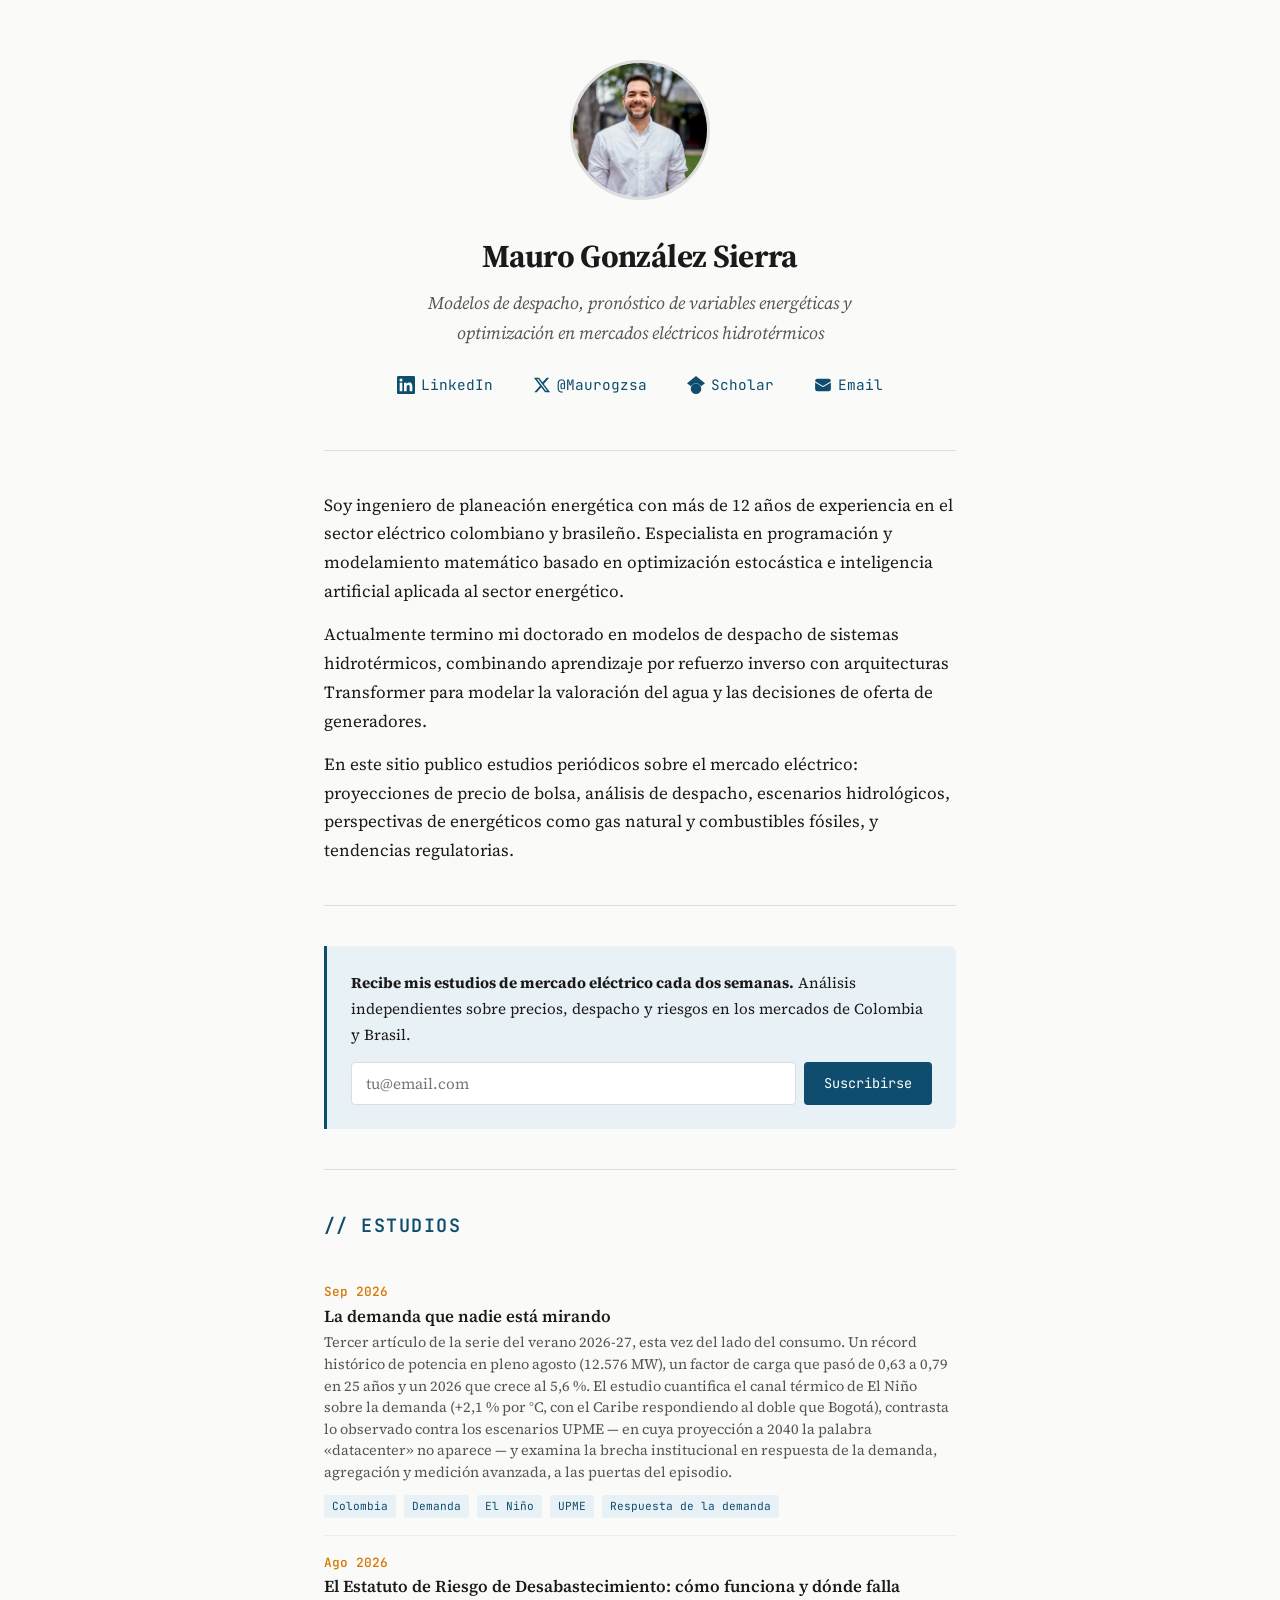
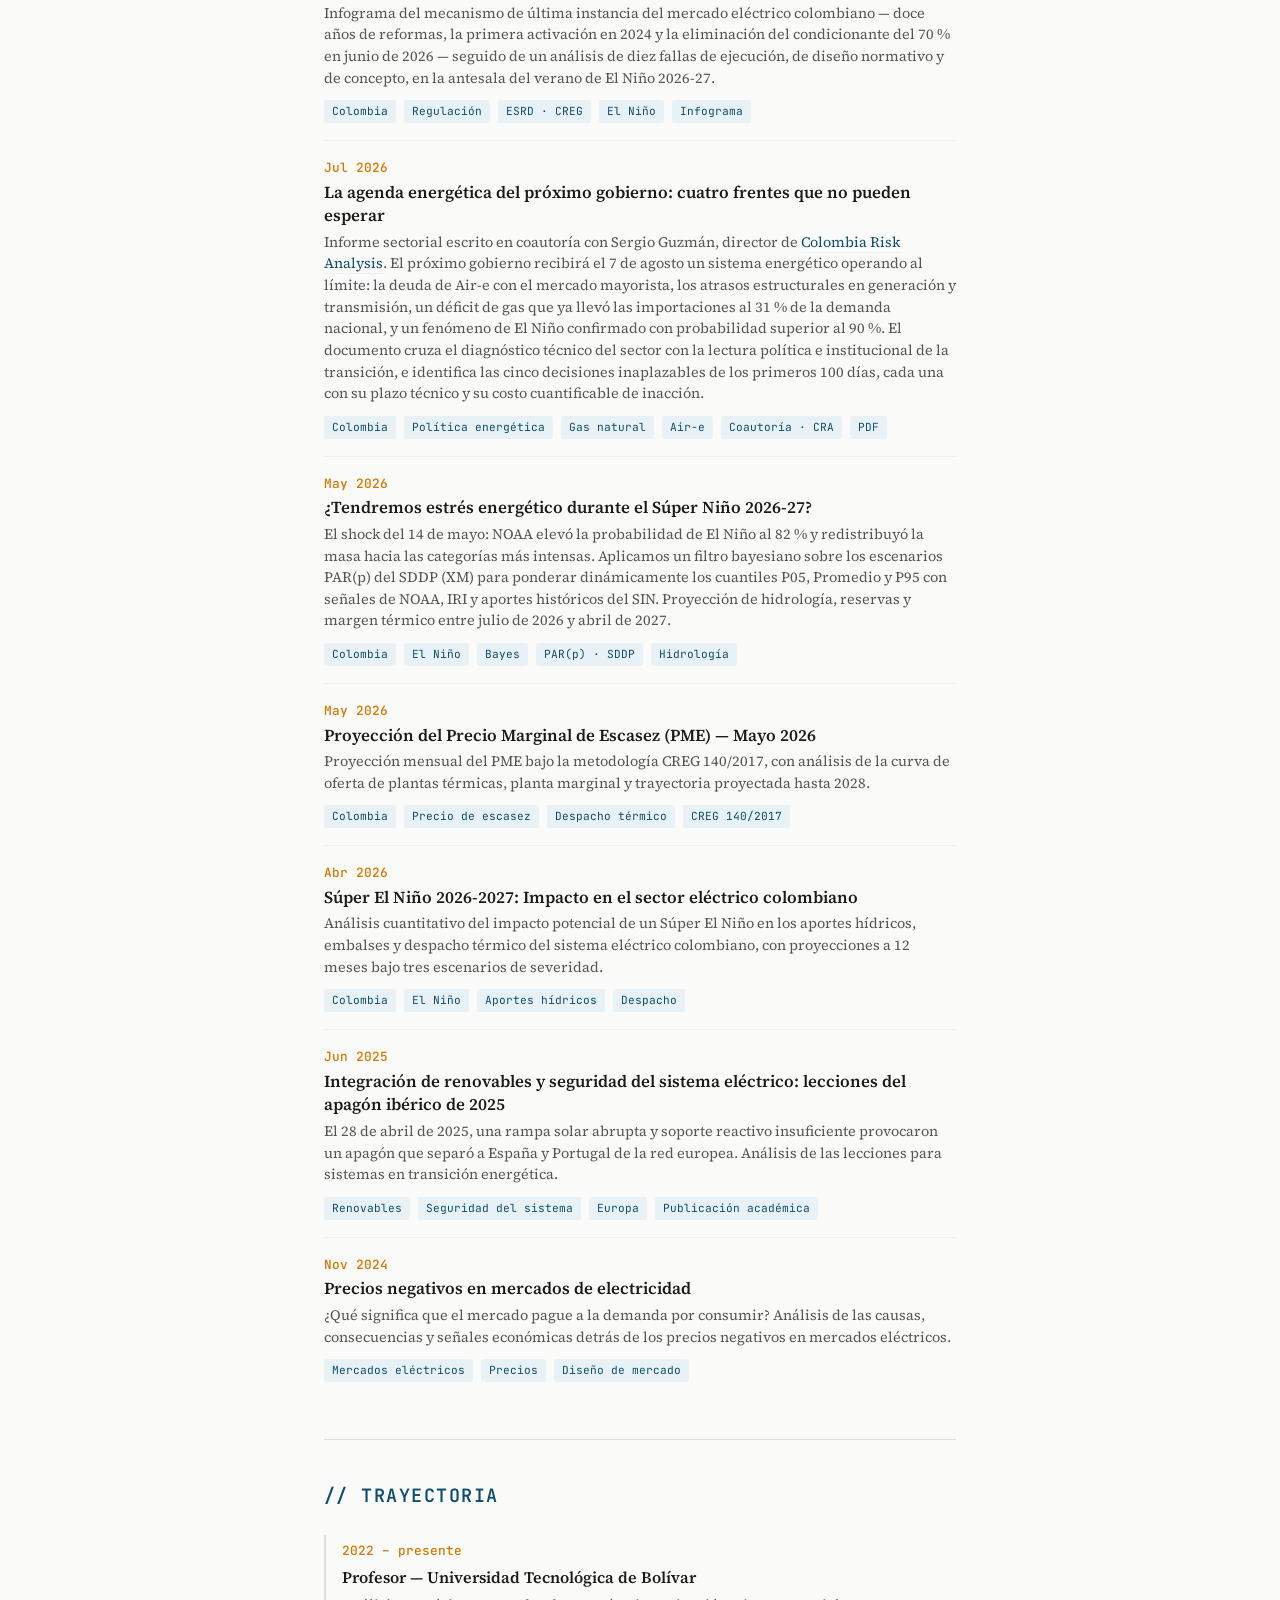
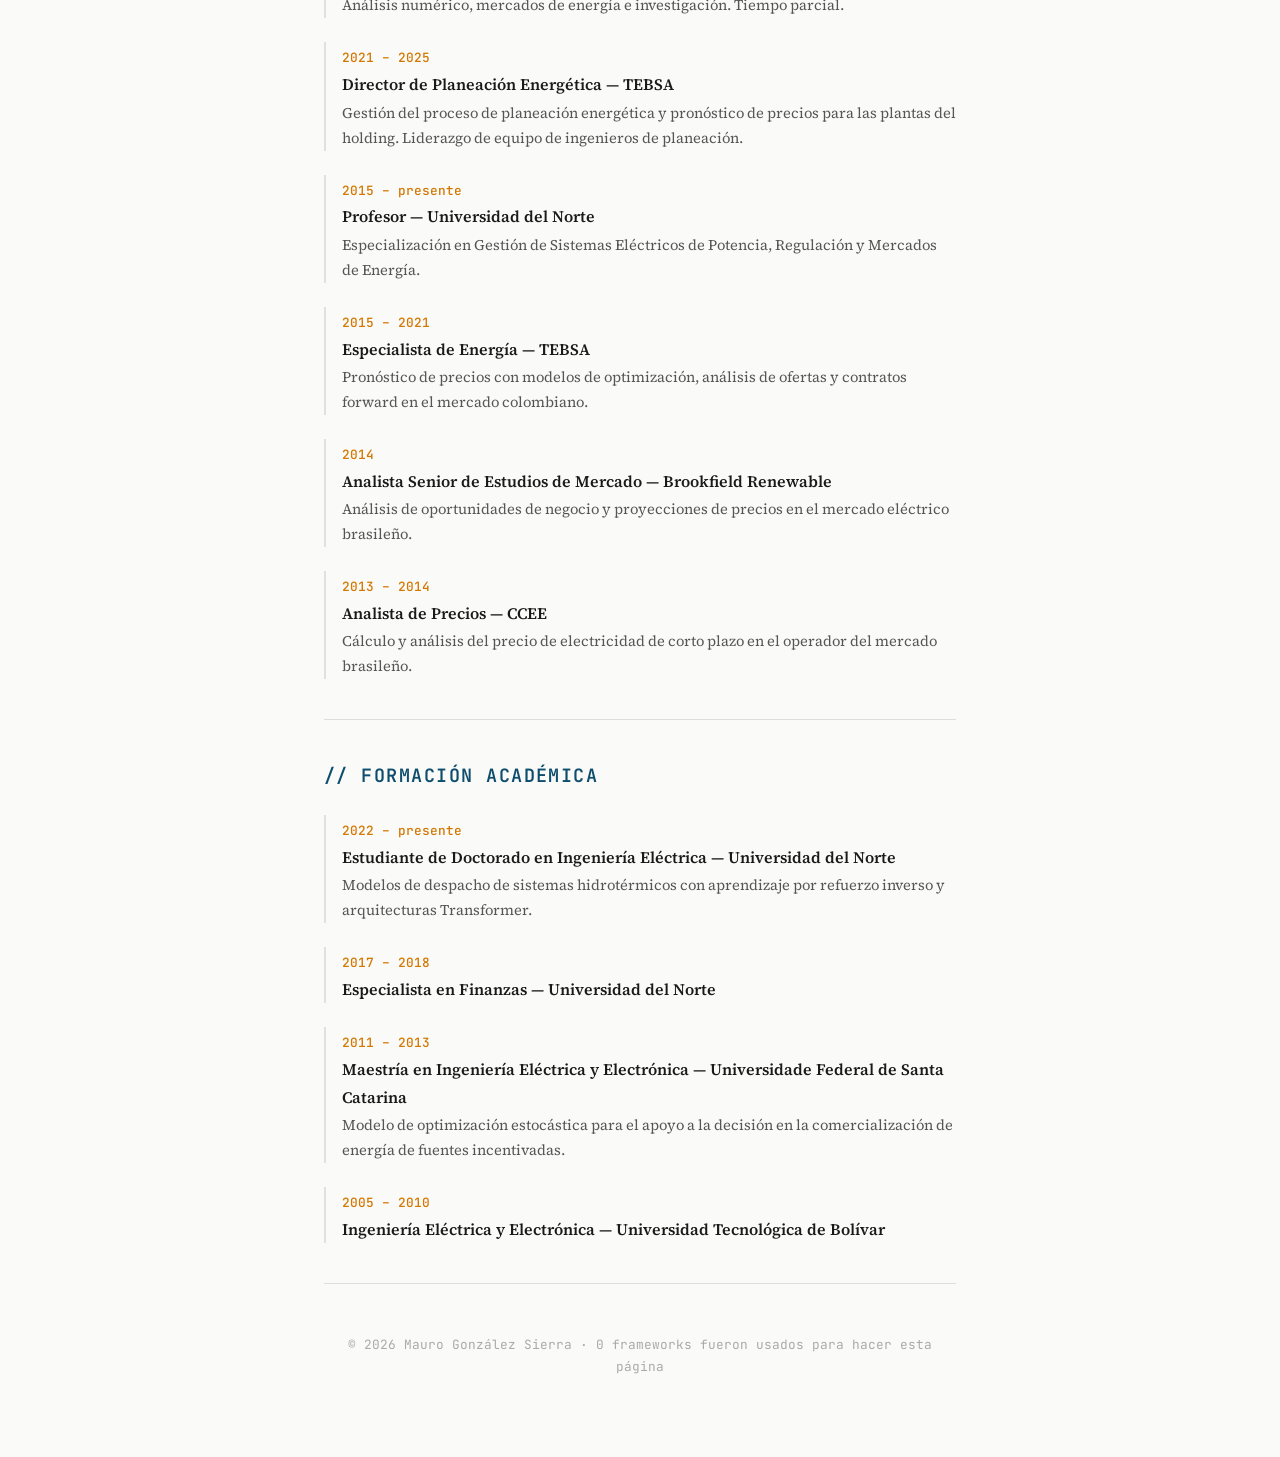
<file: index.html>
<!DOCTYPE html>
<html lang="es">
<head>
    <meta charset="UTF-8">
    <meta name="viewport" content="width=device-width, initial-scale=1.0">
    <title>Mauro González Sierra</title>
    <meta name="description" content="Investigador y consultor en mercados eléctricos hidrotérmicos. Modelos de despacho, pronósticos de precio y optimización energética en Colombia y Brasil.">
    <style>
        @import url('https://fonts.googleapis.com/css2?family=Source+Serif+4:ital,opsz,wght@0,8..60,300;0,8..60,400;0,8..60,600;0,8..60,700;1,8..60,400&family=JetBrains+Mono:wght@400;500&display=swap');

        :root {
            --bg: #fafaf8;
            --text: #1a1a1a;
            --text-secondary: #555;
            --accent: #0e4d6e;
            --accent-light: #e8f1f5;
            --border: #ddd;
            --highlight: #d4770014;
            --warm: #d47700;
        }

        * { margin: 0; padding: 0; box-sizing: border-box; }

        body {
            font-family: 'Source Serif 4', Georgia, serif;
            font-size: 17px;
            line-height: 1.7;
            color: var(--text);
            background: var(--bg);
            -webkit-font-smoothing: antialiased;
        }

        .container {
            max-width: 680px;
            margin: 0 auto;
            padding: 60px 24px 80px;
        }

        /* === HEADER === */
        .header {
            text-align: center;
            margin-bottom: 48px;
        }

        .photo {
            width: 140px;
            height: 140px;
            border-radius: 50%;
            object-fit: cover;
            margin-bottom: 20px;
            border: 3px solid var(--border);
            /* Placeholder gradient — reemplazar con tu foto */
            background: linear-gradient(135deg, var(--accent) 0%, #2a7a9b 100%);
        }

        h1 {
            font-size: 2rem;
            font-weight: 700;
            letter-spacing: -0.02em;
            margin-bottom: 6px;
        }

        .tagline {
            font-size: 1.1rem;
            color: var(--text-secondary);
            font-style: italic;
            max-width: 480px;
            margin: 0 auto 20px;
        }

        .social-links {
            display: flex;
            justify-content: center;
            gap: 20px;
            flex-wrap: wrap;
        }

        .social-links a {
            display: inline-flex;
            align-items: center;
            gap: 6px;
            color: var(--accent);
            text-decoration: none;
            font-size: 0.9rem;
            font-family: 'JetBrains Mono', monospace;
            padding: 4px 10px;
            border-radius: 4px;
            transition: background 0.2s;
        }

        .social-links a:hover {
            background: var(--accent-light);
        }

        .social-links svg {
            width: 18px;
            height: 18px;
        }

        hr {
            border: none;
            border-top: 1px solid var(--border);
            margin: 40px 0;
        }

        /* === BIO === */
        .bio {
            margin-bottom: 0;
        }

        .bio p {
            margin-bottom: 14px;
            color: var(--text);
        }

        .bio p:last-child {
            margin-bottom: 0;
        }

        /* === SECTION HEADINGS === */
        h2 {
            font-size: 1.15rem;
            font-weight: 600;
            text-transform: uppercase;
            letter-spacing: 0.08em;
            color: var(--accent);
            margin-bottom: 24px;
            font-family: 'JetBrains Mono', monospace;
        }

        /* === STUDIES LIST === */
        .studies-list {
            list-style: none;
        }

        .studies-list li {
            padding: 16px 0;
            border-bottom: 1px solid #eee;
        }

        .studies-list li:last-child {
            border-bottom: none;
        }

        .study-date {
            font-family: 'JetBrains Mono', monospace;
            font-size: 0.8rem;
            color: var(--warm);
            font-weight: 500;
            display: block;
            margin-bottom: 2px;
        }

        .study-title {
            font-size: 1.05rem;
            font-weight: 600;
            color: var(--text);
            text-decoration: none;
            line-height: 1.4;
            display: block;
        }

        .study-title:hover {
            color: var(--accent);
        }

        .study-desc {
            font-size: 0.9rem;
            color: var(--text-secondary);
            margin-top: 4px;
            line-height: 1.5;
        }

        .study-desc a {
            color: var(--accent);
            text-decoration: none;
            border-bottom: 1px solid var(--accent-light);
        }

        .study-desc a:hover {
            border-bottom-color: var(--accent);
        }

        .study-tags {
            margin-top: 6px;
        }

        .tag {
            display: inline-block;
            font-family: 'JetBrains Mono', monospace;
            font-size: 0.7rem;
            color: var(--accent);
            background: var(--accent-light);
            padding: 2px 8px;
            border-radius: 3px;
            margin-right: 4px;
        }

        /* === NEWSLETTER === */
        .newsletter {
            background: var(--accent-light);
            border-left: 3px solid var(--accent);
            padding: 24px;
            border-radius: 0 6px 6px 0;
            margin-top: 0;
        }

        .newsletter p {
            margin-bottom: 14px;
            font-size: 0.95rem;
        }

        .newsletter-form {
            display: flex;
            gap: 8px;
        }

        .newsletter-form input[type="email"] {
            flex: 1;
            padding: 10px 14px;
            border: 1px solid var(--border);
            border-radius: 4px;
            font-family: 'Source Serif 4', serif;
            font-size: 0.95rem;
            background: #fff;
            outline: none;
        }

        .newsletter-form input[type="email"]:focus {
            border-color: var(--accent);
        }

        .newsletter-form button {
            padding: 10px 20px;
            background: var(--accent);
            color: #fff;
            border: none;
            border-radius: 4px;
            font-family: 'JetBrains Mono', monospace;
            font-size: 0.85rem;
            cursor: pointer;
            transition: opacity 0.2s;
            white-space: nowrap;
        }

        .newsletter-form button:hover {
            opacity: 0.85;
        }

        /* === EXPERIENCE === */
        .experience-item {
            margin-bottom: 24px;
            padding-left: 16px;
            border-left: 2px solid #e0e0e0;
        }

        .experience-item:hover {
            border-left-color: var(--accent);
        }

        .exp-period {
            font-family: 'JetBrains Mono', monospace;
            font-size: 0.8rem;
            color: var(--warm);
            font-weight: 500;
        }

        .exp-role {
            font-weight: 600;
            font-size: 1rem;
        }

        .exp-desc {
            font-size: 0.92rem;
            color: var(--text-secondary);
            margin-top: 2px;
        }

        /* === FOOTER === */
        .footer {
            text-align: center;
            font-size: 0.8rem;
            color: #aaa;
            font-family: 'JetBrains Mono', monospace;
            padding-top: 10px;
        }

        .footer a {
            color: #aaa;
            text-decoration: none;
        }

        .footer a:hover {
            color: var(--accent);
        }

        /* === RESPONSIVE === */
        @media (max-width: 500px) {
            .container { padding: 40px 18px 60px; }
            h1 { font-size: 1.6rem; }
            .tagline { font-size: 1rem; }
            .newsletter-form { flex-direction: column; }
            .social-links { gap: 12px; }
        }
    </style>
</head>
<body>
    <div class="container">

        <!-- HEADER -->
        <div class="header">
            <!-- Reemplaza src con tu foto. Tamaño recomendado: 300x300px -->
            <img class="photo" src="foto.jpg" alt="Mauro González Sierra"
                 onerror="this.style.display='flex'; this.style.alignItems='center'; this.style.justifyContent='center'; this.alt='MGS';">

            <h1>Mauro González Sierra</h1>
            <p class="tagline">Modelos de despacho, pronóstico de variables energéticas y optimización en mercados eléctricos hidrotérmicos</p>

            <div class="social-links">
                <a href="https://www.linkedin.com/in/mauro-gonzalez-sierra/" target="_blank">
                    <svg viewBox="0 0 24 24" fill="currentColor"><path d="M20.447 20.452h-3.554v-5.569c0-1.328-.027-3.037-1.852-3.037-1.853 0-2.136 1.445-2.136 2.939v5.667H9.351V9h3.414v1.561h.046c.477-.9 1.637-1.85 3.37-1.85 3.601 0 4.267 2.37 4.267 5.455v6.286zM5.337 7.433a2.062 2.062 0 01-2.063-2.065 2.064 2.064 0 112.063 2.065zm1.782 13.019H3.555V9h3.564v11.452zM22.225 0H1.771C.792 0 0 .774 0 1.729v20.542C0 23.227.792 24 1.771 24h20.451C23.2 24 24 23.227 24 22.271V1.729C24 .774 23.2 0 22.222 0h.003z"/></svg>
                    LinkedIn
                </a>
                <a href="https://x.com/Maurogzsa" target="_blank">
                    <svg viewBox="0 0 24 24" fill="currentColor"><path d="M18.244 2.25h3.308l-7.227 8.26 8.502 11.24H16.17l-5.214-6.817L4.99 21.75H1.68l7.73-8.835L1.254 2.25H8.08l4.713 6.231zm-1.161 17.52h1.833L7.084 4.126H5.117z"/></svg>
                    @Maurogzsa
                </a>
                <a href="https://scholar.google.com/citations?user=UjPNHwQAAAAJ&amp;hl=en" target="_blank">
                    <svg viewBox="0 0 24 24" fill="currentColor"><path d="M5.242 13.769L0 9.5 12 0l12 9.5-5.242 4.269C17.548 11.249 14.978 9.5 12 9.5c-2.977 0-5.548 1.748-6.758 4.269zM12 10a7 7 0 1 0 0 14 7 7 0 0 0 0-14z"/></svg>
                    Scholar
                </a>
                <a href="mailto:maurogzsa@gmail.com">
                    <svg viewBox="0 0 24 24" fill="currentColor"><path d="M1.5 8.67v8.58a3 3 0 003 3h15a3 3 0 003-3V8.67l-8.928 5.493a3 3 0 01-3.144 0L1.5 8.67z"/><path d="M22.5 6.908V6.75a3 3 0 00-3-3h-15a3 3 0 00-3 3v.158l9.714 5.978a1.5 1.5 0 001.572 0L22.5 6.908z"/></svg>
                    Email
                </a>
            </div>
        </div>

        <hr>

        <!-- BIO -->
        <div class="bio">
            <p>
                Soy ingeniero de planeación energética con más de 12 años de experiencia en el sector eléctrico colombiano y brasileño. Especialista en programación y modelamiento matemático basado en optimización estocástica e inteligencia artificial aplicada al sector energético.
            </p>
            <p>
                Actualmente termino mi doctorado en modelos de despacho de sistemas hidrotérmicos, combinando aprendizaje por refuerzo inverso con arquitecturas Transformer para modelar la valoración del agua y las decisiones de oferta de generadores.
            </p>
            <p>
                En este sitio publico estudios periódicos sobre el mercado eléctrico: proyecciones de precio de bolsa, análisis de despacho, escenarios hidrológicos, perspectivas de energéticos como gas natural y combustibles fósiles, y tendencias regulatorias.
            </p>
        </div>

        <hr>

        <!-- NEWSLETTER -->
        <div class="newsletter">
            <p><strong>Recibe mis estudios de mercado eléctrico cada dos semanas.</strong> Análisis independientes sobre precios, despacho y riesgos en los mercados de Colombia y Brasil.</p>
            <form class="newsletter-form" id="newsletter-form">
                <input type="email" name="email" id="newsletter-email" placeholder="tu@email.com" required>
                <!-- Honeypot anti-bot: campo invisible que solo los bots llenan -->
                <input type="text" name="url" style="display:none" tabindex="-1" autocomplete="off">
                <button type="submit" id="newsletter-btn">Suscribirse</button>
            </form>
            <p id="newsletter-msg" style="display:none; margin-top:14px; font-size:0.92rem;"></p>
        </div>

        <script>
        document.getElementById('newsletter-form').addEventListener('submit', async function(e) {
            e.preventDefault();
            const email = document.getElementById('newsletter-email').value;
            const honeypot = this.querySelector('input[name="url"]').value;
            const btn = document.getElementById('newsletter-btn');
            const msg = document.getElementById('newsletter-msg');

            if (honeypot) return;

            btn.disabled = true;
            btn.textContent = 'Enviando...';

            try {
                const res = await fetch('https://buttondown.com/api/emails/embed-subscribe/maurogs', {
                    method: 'POST',
                    headers: { 'Content-Type': 'application/x-www-form-urlencoded' },
                    body: 'email=' + encodeURIComponent(email)
                });

                msg.style.display = 'block';
                if (res.ok || res.status === 303) {
                    msg.style.color = '#0e4d6e';
                    msg.innerHTML = '✓ <strong>¡Casi listo!</strong> Revisa tu correo y confirma tu suscripción haciendo clic en el enlace que te enviamos.';
                    document.getElementById('newsletter-email').value = '';
                } else {
                    msg.style.color = '#b44';
                    msg.textContent = 'Hubo un error. Intenta de nuevo o escríbeme directamente.';
                }
            } catch (err) {
                msg.style.display = 'block';
                msg.style.color = '#b44';
                msg.textContent = 'Error de conexión. Intenta de nuevo.';
            }

            btn.disabled = false;
            btn.textContent = 'Suscribirse';
        });
        </script>

        <hr>

        <!-- ESTUDIOS -->
        <h2>// estudios</h2>

        <ul class="studies-list">
            <li>
                <span class="study-date">Sep 2026</span>
                <a class="study-title" href="estudios/demanda-que-nadie-esta-mirando.html">La demanda que nadie está mirando</a>
                <p class="study-desc">Tercer artículo de la serie del verano 2026-27, esta vez del lado del consumo. Un récord histórico de potencia en pleno agosto (12.576&nbsp;MW), un factor de carga que pasó de 0,63 a 0,79 en 25 años y un 2026 que crece al 5,6&nbsp;%. El estudio cuantifica el canal térmico de El Niño sobre la demanda (+2,1&nbsp;% por °C, con el Caribe respondiendo al doble que Bogotá), contrasta lo observado contra los escenarios UPME — en cuya proyección a 2040 la palabra «datacenter» no aparece — y examina la brecha institucional en respuesta de la demanda, agregación y medición avanzada, a las puertas del episodio.</p>
                <div class="study-tags">
                    <span class="tag">Colombia</span>
                    <span class="tag">Demanda</span>
                    <span class="tag">El Niño</span>
                    <span class="tag">UPME</span>
                    <span class="tag">Respuesta de la demanda</span>
                </div>
            </li>
            <li>
                <span class="study-date">Ago 2026</span>
                <a class="study-title" href="estudios/estatuto-riesgo-desabastecimiento.html">El Estatuto de Riesgo de Desabastecimiento: cómo funciona y dónde falla</a>
                <p class="study-desc">Infograma del mecanismo de última instancia del mercado eléctrico colombiano — doce años de reformas, la primera activación en 2024 y la eliminación del condicionante del 70&nbsp;% en junio de 2026 — seguido de un análisis de diez fallas de ejecución, de diseño normativo y de concepto, en la antesala del verano de El Niño 2026-27.</p>
                <div class="study-tags">
                    <span class="tag">Colombia</span>
                    <span class="tag">Regulación</span>
                    <span class="tag">ESRD · CREG</span>
                    <span class="tag">El Niño</span>
                    <span class="tag">Infograma</span>
                </div>
            </li>
            <li>
                <span class="study-date">Jul 2026</span>
                <a class="study-title" href="estudios/agenda-energetica-proximo-gobierno-2026.pdf" target="_blank" rel="noopener">La agenda energética del próximo gobierno: cuatro frentes que no pueden esperar</a>
                <p class="study-desc">Informe sectorial escrito en coautoría con Sergio Guzmán, director de <a href="https://www.colombiariskanalysis.com" target="_blank" rel="noopener">Colombia Risk Analysis</a>. El próximo gobierno recibirá el 7 de agosto un sistema energético operando al límite: la deuda de Air-e con el mercado mayorista, los atrasos estructurales en generación y transmisión, un déficit de gas que ya llevó las importaciones al 31&nbsp;% de la demanda nacional, y un fenómeno de El Niño confirmado con probabilidad superior al 90&nbsp;%. El documento cruza el diagnóstico técnico del sector con la lectura política e institucional de la transición, e identifica las cinco decisiones inaplazables de los primeros 100 días, cada una con su plazo técnico y su costo cuantificable de inacción.</p>
                <div class="study-tags">
                    <span class="tag">Colombia</span>
                    <span class="tag">Política energética</span>
                    <span class="tag">Gas natural</span>
                    <span class="tag">Air-e</span>
                    <span class="tag">Coautoría · CRA</span>
                    <span class="tag">PDF</span>
                </div>
            </li>
            <li>
                <span class="study-date">May 2026</span>
                <a class="study-title" href="estudios/el-nino-2026-2027-bayes-parp.html">¿Tendremos estrés energético durante el Súper Niño 2026-27?</a>
                <p class="study-desc">El shock del 14 de mayo: NOAA elevó la probabilidad de El Niño al 82&nbsp;% y redistribuyó la masa hacia las categorías más intensas. Aplicamos un filtro bayesiano sobre los escenarios PAR(p) del SDDP (XM) para ponderar dinámicamente los cuantiles P05, Promedio y P95 con señales de NOAA, IRI y aportes históricos del SIN. Proyección de hidrología, reservas y margen térmico entre julio de 2026 y abril de 2027.</p>
                <div class="study-tags">
                    <span class="tag">Colombia</span>
                    <span class="tag">El Niño</span>
                    <span class="tag">Bayes</span>
                    <span class="tag">PAR(p) · SDDP</span>
                    <span class="tag">Hidrología</span>
                </div>
            </li>
            <li>
                <span class="study-date">May 2026</span>
                <a class="study-title" href="estudios/pme-proy-mayo-2026.html">Proyección del Precio Marginal de Escasez (PME) — Mayo 2026</a>
                <p class="study-desc">Proyección mensual del PME bajo la metodología CREG 140/2017, con análisis de la curva de oferta de plantas térmicas, planta marginal y trayectoria proyectada hasta 2028.</p>
                <div class="study-tags">
                    <span class="tag">Colombia</span>
                    <span class="tag">Precio de escasez</span>
                    <span class="tag">Despacho térmico</span>
                    <span class="tag">CREG 140/2017</span>
                </div>
            </li>
            <li>
                <span class="study-date">Abr 2026</span>
                <a class="study-title" href="estudios/articulo_super_nino_2026.html">Súper El Niño 2026-2027: Impacto en el sector eléctrico colombiano</a>
                <p class="study-desc">Análisis cuantitativo del impacto potencial de un Súper El Niño en los aportes hídricos, embalses y despacho térmico del sistema eléctrico colombiano, con proyecciones a 12 meses bajo tres escenarios de severidad.</p>
                <div class="study-tags">
                    <span class="tag">Colombia</span>
                    <span class="tag">El Niño</span>
                    <span class="tag">Aportes hídricos</span>
                    <span class="tag">Despacho</span>
                </div>
            </li>
            <li>
                <span class="study-date">Jun 2025</span>
                <a class="study-title" href="estudios/apagon-iberico-2025.html">Integración de renovables y seguridad del sistema eléctrico: lecciones del apagón ibérico de 2025</a>
                <p class="study-desc">El 28 de abril de 2025, una rampa solar abrupta y soporte reactivo insuficiente provocaron un apagón que separó a España y Portugal de la red europea. Análisis de las lecciones para sistemas en transición energética.</p>
                <div class="study-tags">
                    <span class="tag">Renovables</span>
                    <span class="tag">Seguridad del sistema</span>
                    <span class="tag">Europa</span>
                    <span class="tag">Publicación académica</span>
                </div>
            </li>
            <li>
                <span class="study-date">Nov 2024</span>
                <a class="study-title" href="estudios/precios-negativos.html">Precios negativos en mercados de electricidad</a>
                <p class="study-desc">¿Qué significa que el mercado pague a la demanda por consumir? Análisis de las causas, consecuencias y señales económicas detrás de los precios negativos en mercados eléctricos.</p>
                <div class="study-tags">
                    <span class="tag">Mercados eléctricos</span>
                    <span class="tag">Precios</span>
                    <span class="tag">Diseño de mercado</span>
                </div>
            </li>
        </ul>

        <hr>

        <!-- EXPERIENCIA -->
        <h2>// trayectoria</h2>

        <div class="experience-item">
            <span class="exp-period">2022 – presente</span>
            <p class="exp-role">Profesor — Universidad Tecnológica de Bolívar</p>
            <p class="exp-desc">Análisis numérico, mercados de energía e investigación. Tiempo parcial.</p>
        </div>

        <div class="experience-item">
            <span class="exp-period">2021 – 2025</span>
            <p class="exp-role">Director de Planeación Energética — TEBSA</p>
            <p class="exp-desc">Gestión del proceso de planeación energética y pronóstico de precios para las plantas del holding. Liderazgo de equipo de ingenieros de planeación.</p>
        </div>

        <div class="experience-item">
            <span class="exp-period">2015 – presente</span>
            <p class="exp-role">Profesor — Universidad del Norte</p>
            <p class="exp-desc">Especialización en Gestión de Sistemas Eléctricos de Potencia, Regulación y Mercados de Energía.</p>
        </div>

        <div class="experience-item">
            <span class="exp-period">2015 – 2021</span>
            <p class="exp-role">Especialista de Energía — TEBSA</p>
            <p class="exp-desc">Pronóstico de precios con modelos de optimización, análisis de ofertas y contratos forward en el mercado colombiano.</p>
        </div>

        <div class="experience-item">
            <span class="exp-period">2014</span>
            <p class="exp-role">Analista Senior de Estudios de Mercado — Brookfield Renewable</p>
            <p class="exp-desc">Análisis de oportunidades de negocio y proyecciones de precios en el mercado eléctrico brasileño.</p>
        </div>

        <div class="experience-item">
            <span class="exp-period">2013 – 2014</span>
            <p class="exp-role">Analista de Precios — CCEE</p>
            <p class="exp-desc">Cálculo y análisis del precio de electricidad de corto plazo en el operador del mercado brasileño.</p>
        </div>

        <hr>

        <!-- FORMACIÓN ACADÉMICA -->
        <h2>// formación académica</h2>

        <div class="experience-item">
            <span class="exp-period">2022 – presente</span>
            <p class="exp-role">Estudiante de Doctorado en Ingeniería Eléctrica — Universidad del Norte</p>
            <p class="exp-desc">Modelos de despacho de sistemas hidrotérmicos con aprendizaje por refuerzo inverso y arquitecturas Transformer.</p>
        </div>

        <div class="experience-item">
            <span class="exp-period">2017 – 2018</span>
            <p class="exp-role">Especialista en Finanzas — Universidad del Norte</p>
        </div>

        <div class="experience-item">
            <span class="exp-period">2011 – 2013</span>
            <p class="exp-role">Maestría en Ingeniería Eléctrica y Electrónica — Universidade Federal de Santa Catarina</p>
            <p class="exp-desc">Modelo de optimización estocástica para el apoyo a la decisión en la comercialización de energía de fuentes incentivadas.</p>
        </div>

        <div class="experience-item">
            <span class="exp-period">2005 – 2010</span>
            <p class="exp-role">Ingeniería Eléctrica y Electrónica — Universidad Tecnológica de Bolívar</p>
        </div>

        <hr>

        <p class="footer">
            © 2026 Mauro González Sierra · 0 frameworks fueron usados para hacer esta página
        </p>

    </div>
</body>
</html>
</file>
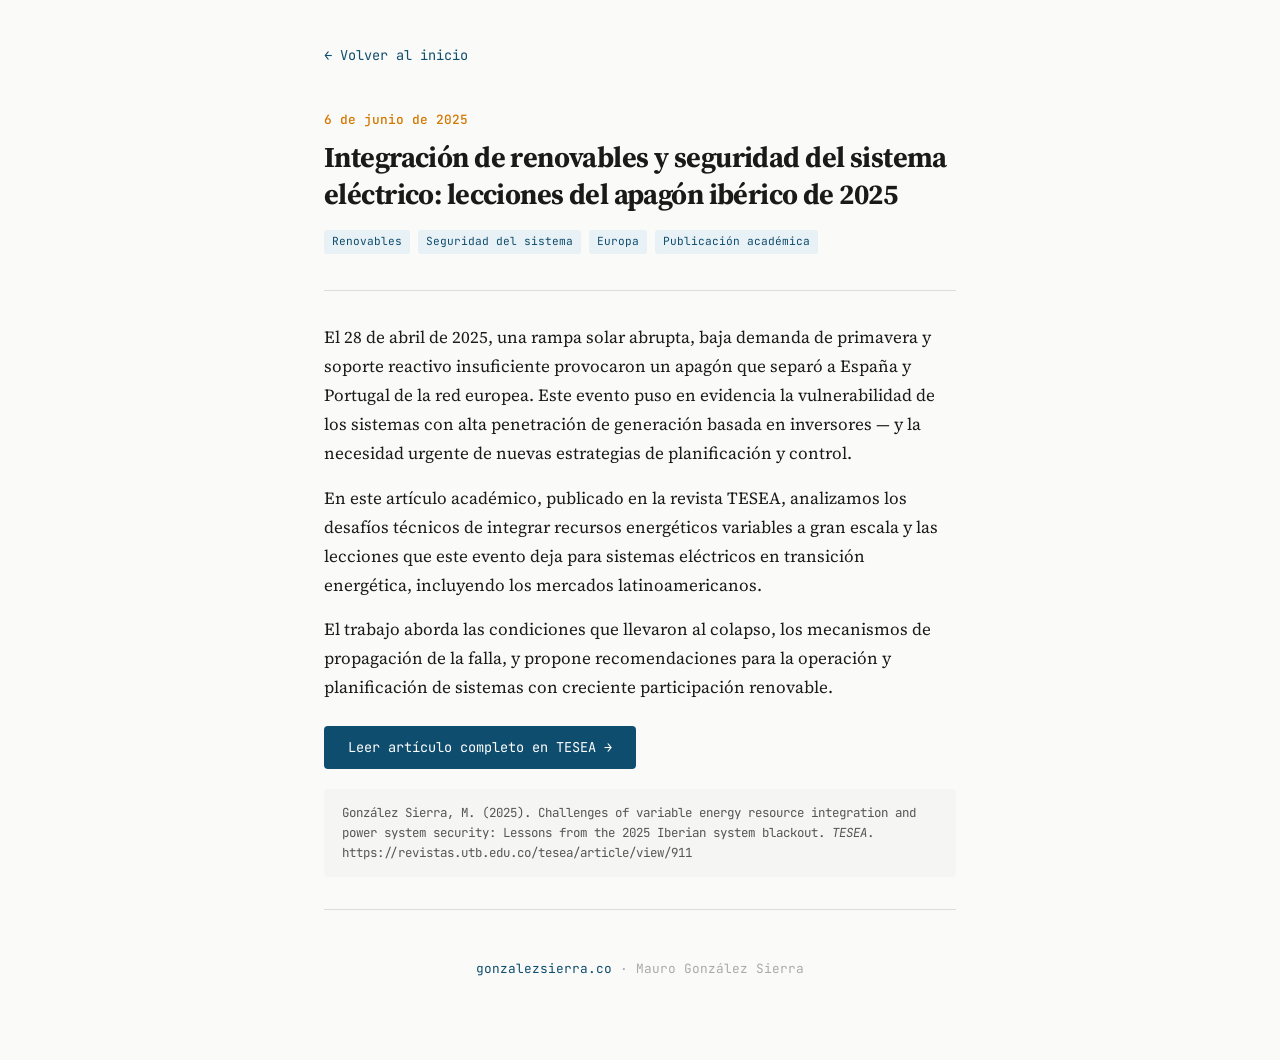
<file: estudios/apagon-iberico-2025.html>
<!DOCTYPE html>
<html lang="es">
<head>
    <meta charset="UTF-8">
    <meta name="viewport" content="width=device-width, initial-scale=1.0">
    <title>Integración de renovables y seguridad del sistema: lecciones del apagón ibérico de 2025 — Mauro González Sierra</title>
    <meta name="description" content="El 28 de abril de 2025, una rampa solar abrupta y soporte reactivo insuficiente provocaron un apagón que separó a España y Portugal de la red europea. Análisis de las lecciones para sistemas con alta penetración renovable.">
    <style>
        @import url('https://fonts.googleapis.com/css2?family=Source+Serif+4:ital,opsz,wght@0,8..60,300;0,8..60,400;0,8..60,600;0,8..60,700;1,8..60,400&family=JetBrains+Mono:wght@400;500&display=swap');

        :root {
            --bg: #fafaf8;
            --text: #1a1a1a;
            --text-secondary: #555;
            --accent: #0e4d6e;
            --accent-light: #e8f1f5;
            --border: #ddd;
            --warm: #d47700;
        }

        * { margin: 0; padding: 0; box-sizing: border-box; }

        body {
            font-family: 'Source Serif 4', Georgia, serif;
            font-size: 17px;
            line-height: 1.7;
            color: var(--text);
            background: var(--bg);
            -webkit-font-smoothing: antialiased;
        }

        .container {
            max-width: 680px;
            margin: 0 auto;
            padding: 40px 24px 80px;
        }

        .nav {
            margin-bottom: 40px;
        }

        .nav a {
            font-family: 'JetBrains Mono', monospace;
            font-size: 0.85rem;
            color: var(--accent);
            text-decoration: none;
        }

        .nav a:hover {
            text-decoration: underline;
        }

        .article-header {
            margin-bottom: 36px;
        }

        .article-date {
            font-family: 'JetBrains Mono', monospace;
            font-size: 0.8rem;
            color: var(--warm);
            font-weight: 500;
            display: block;
            margin-bottom: 8px;
        }

        h1 {
            font-size: 1.8rem;
            font-weight: 700;
            letter-spacing: -0.02em;
            line-height: 1.3;
            margin-bottom: 12px;
        }

        .article-tags {
            margin-top: 8px;
        }

        .tag {
            display: inline-block;
            font-family: 'JetBrains Mono', monospace;
            font-size: 0.7rem;
            color: var(--accent);
            background: var(--accent-light);
            padding: 2px 8px;
            border-radius: 3px;
            margin-right: 4px;
        }

        hr {
            border: none;
            border-top: 1px solid var(--border);
            margin: 32px 0;
        }

        .article-body p {
            margin-bottom: 16px;
        }

        .article-body h2 {
            font-size: 1.2rem;
            font-weight: 600;
            margin-top: 32px;
            margin-bottom: 12px;
            color: var(--text);
        }

        .read-full {
            display: inline-block;
            margin-top: 8px;
            padding: 10px 24px;
            background: var(--accent);
            color: #fff;
            text-decoration: none;
            border-radius: 4px;
            font-family: 'JetBrains Mono', monospace;
            font-size: 0.85rem;
            transition: opacity 0.2s;
        }

        .read-full:hover {
            opacity: 0.85;
        }

        .citation {
            font-family: 'JetBrains Mono', monospace;
            font-size: 0.78rem;
            color: var(--text-secondary);
            background: #f5f5f3;
            padding: 14px 18px;
            border-radius: 4px;
            margin-top: 20px;
            line-height: 1.6;
        }

        .footer {
            text-align: center;
            font-size: 0.8rem;
            color: #aaa;
            font-family: 'JetBrains Mono', monospace;
            margin-top: 48px;
        }

        .footer a {
            color: var(--accent);
            text-decoration: none;
        }

        @media (max-width: 500px) {
            .container { padding: 30px 18px 60px; }
            h1 { font-size: 1.4rem; }
        }
    </style>
</head>
<body>
    <div class="container">

        <nav class="nav">
            <a href="../index.html">← Volver al inicio</a>
        </nav>

        <article>
            <div class="article-header">
                <span class="article-date">6 de junio de 2025</span>
                <h1>Integración de renovables y seguridad del sistema eléctrico: lecciones del apagón ibérico de 2025</h1>
                <div class="article-tags">
                    <span class="tag">Renovables</span>
                    <span class="tag">Seguridad del sistema</span>
                    <span class="tag">Europa</span>
                    <span class="tag">Publicación académica</span>
                </div>
            </div>

            <hr>

            <div class="article-body">
                <p>
                    El 28 de abril de 2025, una rampa solar abrupta, baja demanda de primavera y soporte reactivo insuficiente provocaron un apagón que separó a España y Portugal de la red europea. Este evento puso en evidencia la vulnerabilidad de los sistemas con alta penetración de generación basada en inversores — y la necesidad urgente de nuevas estrategias de planificación y control.
                </p>

                <p>
                    En este artículo académico, publicado en la revista TESEA, analizamos los desafíos técnicos de integrar recursos energéticos variables a gran escala y las lecciones que este evento deja para sistemas eléctricos en transición energética, incluyendo los mercados latinoamericanos.
                </p>

                <p>
                    El trabajo aborda las condiciones que llevaron al colapso, los mecanismos de propagación de la falla, y propone recomendaciones para la operación y planificación de sistemas con creciente participación renovable.
                </p>

                <a class="read-full" href="https://revistas.utb.edu.co/tesea/article/view/911" target="_blank">Leer artículo completo en TESEA →</a>

                <div class="citation">
                    González Sierra, M. (2025). Challenges of variable energy resource integration and power system security: Lessons from the 2025 Iberian system blackout. <em>TESEA</em>. https://revistas.utb.edu.co/tesea/article/view/911
                </div>
            </div>
        </article>

        <hr>

        <p class="footer">
            <a href="../index.html">gonzalezsierra.co</a> · Mauro González Sierra
        </p>

    </div>
</body>
</html>
</file>
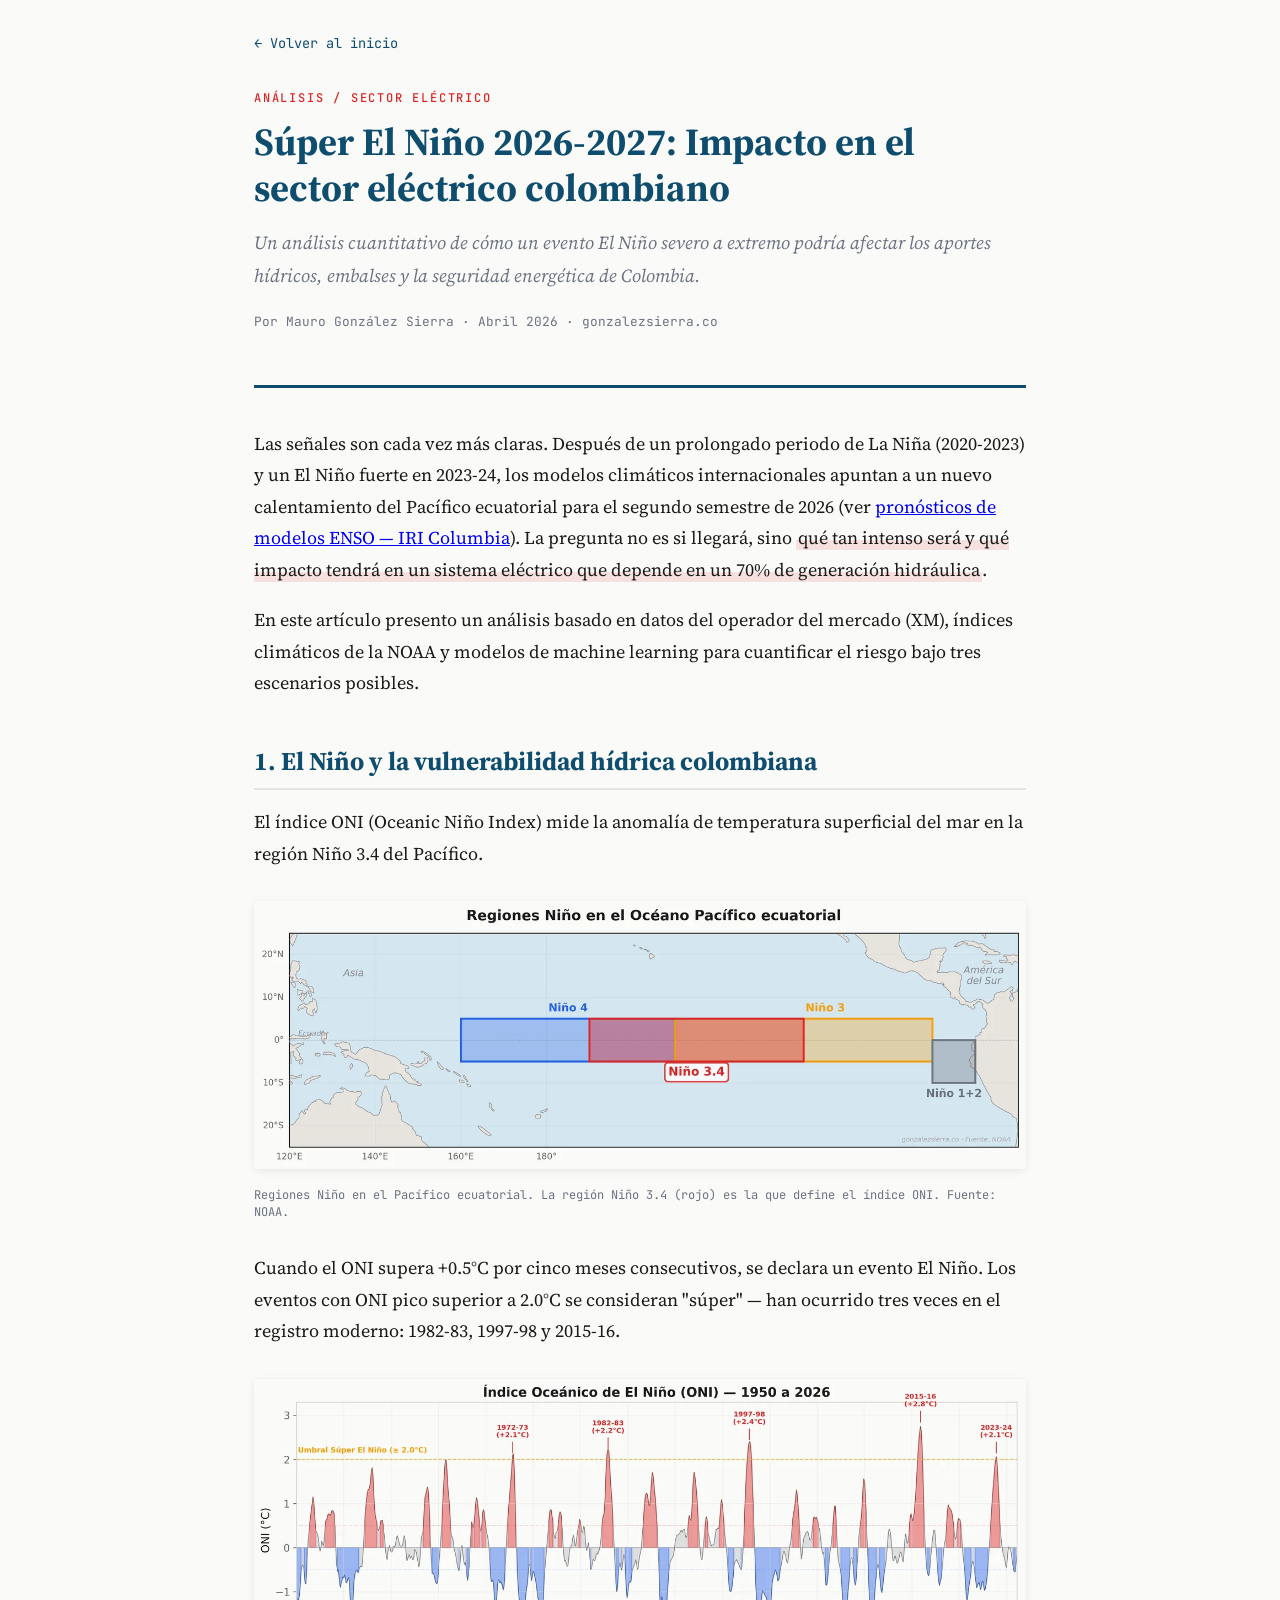
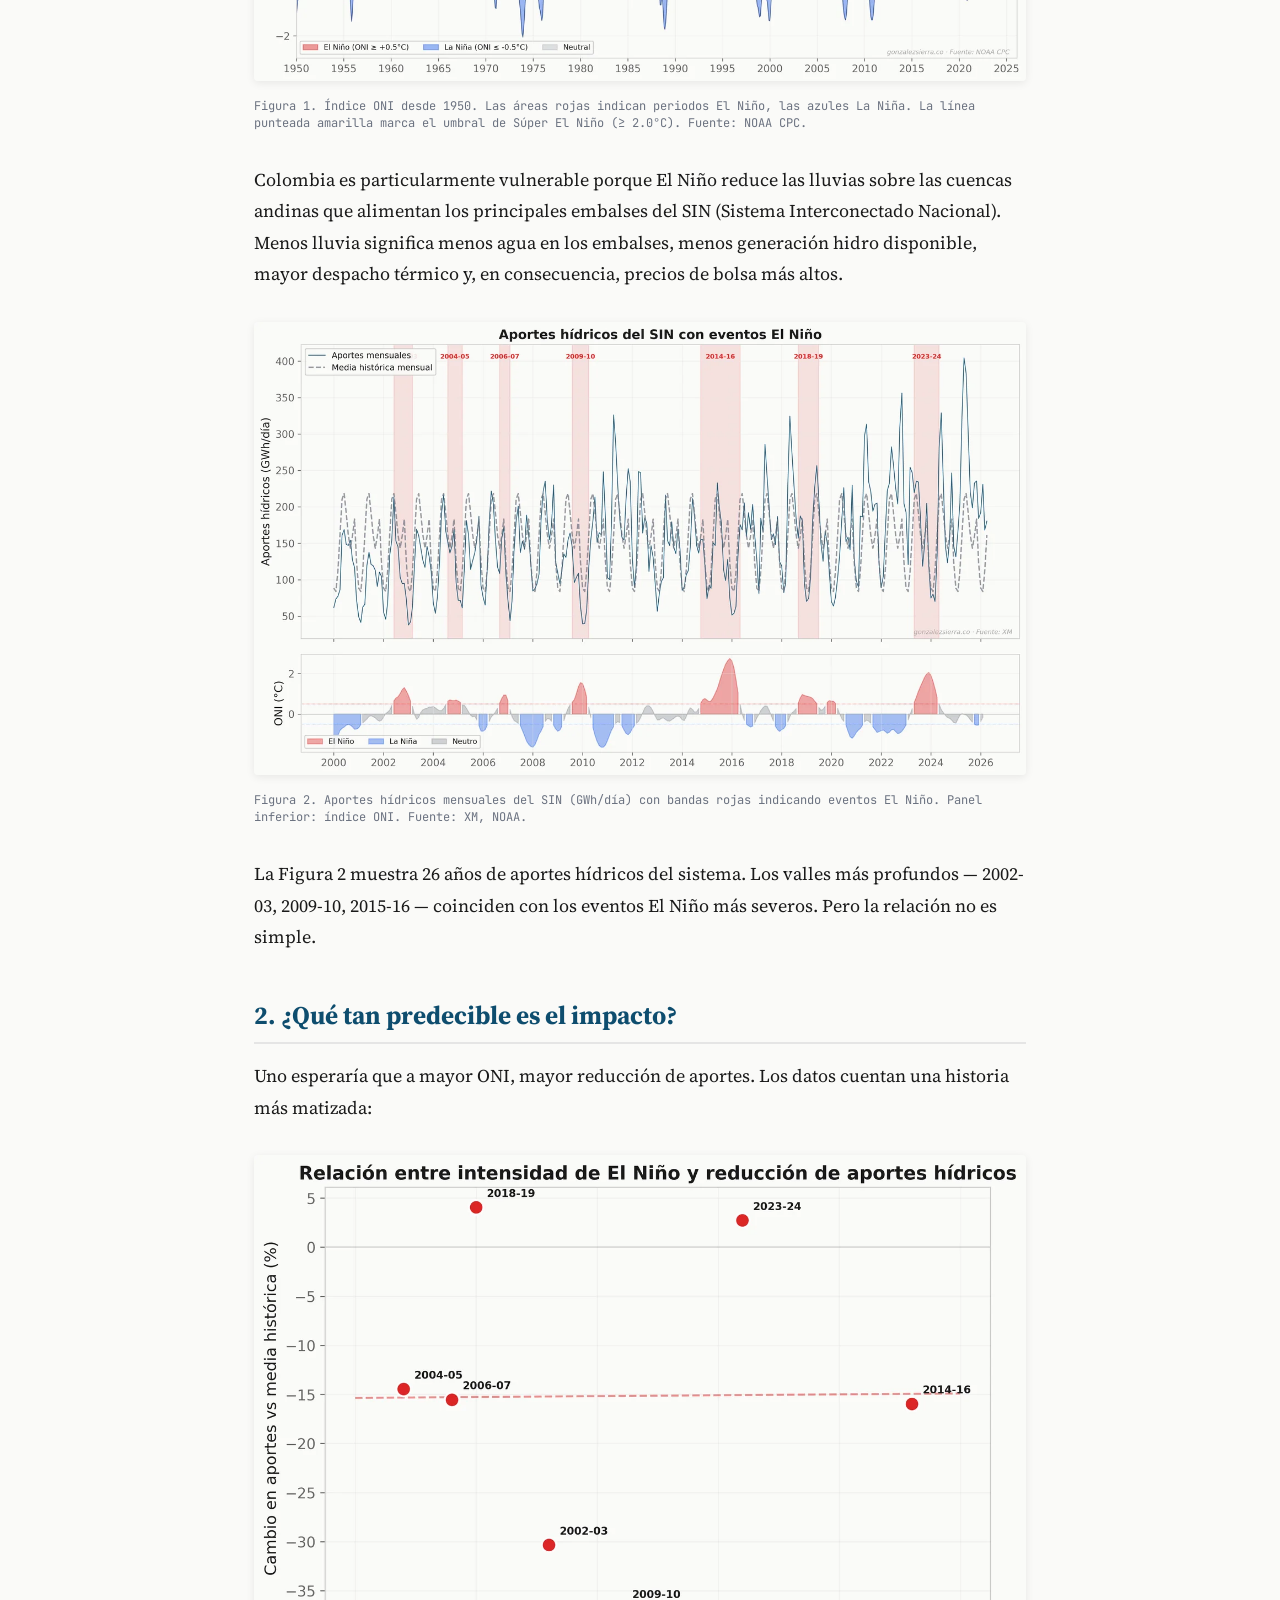
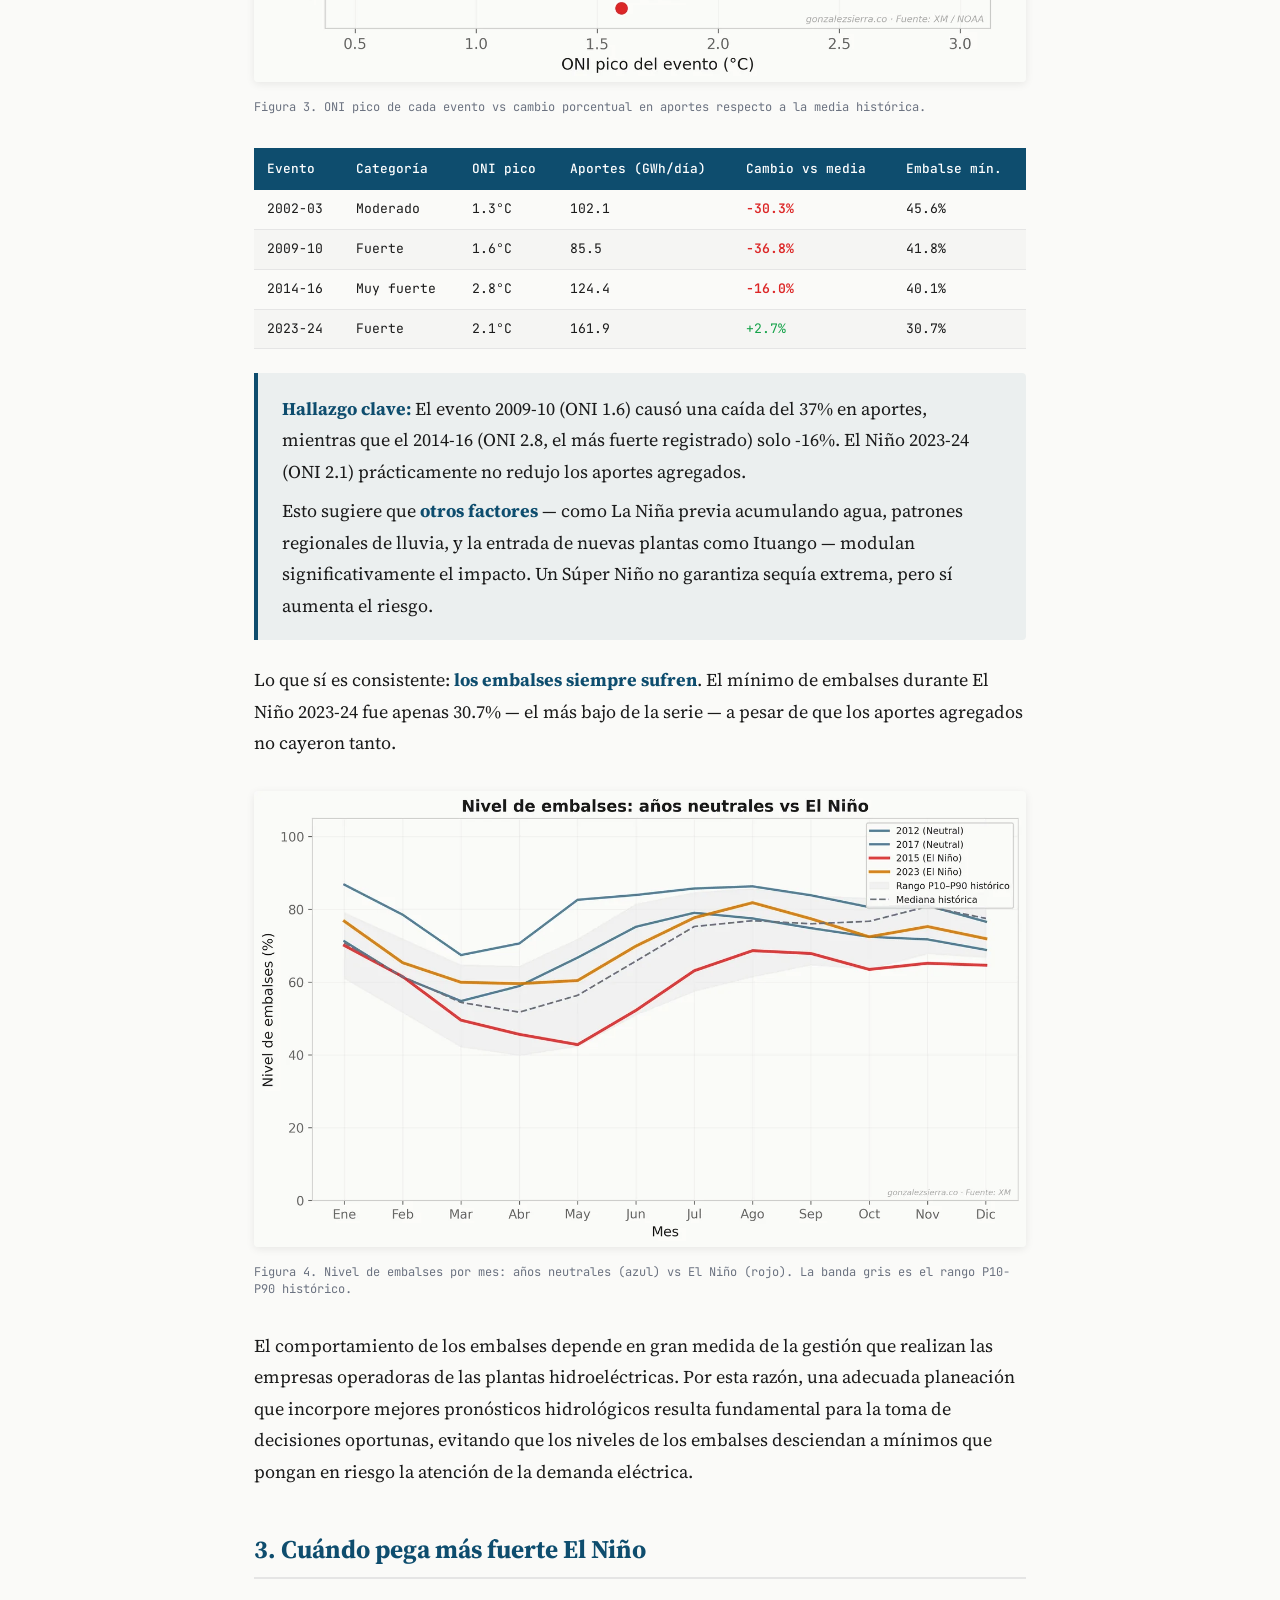
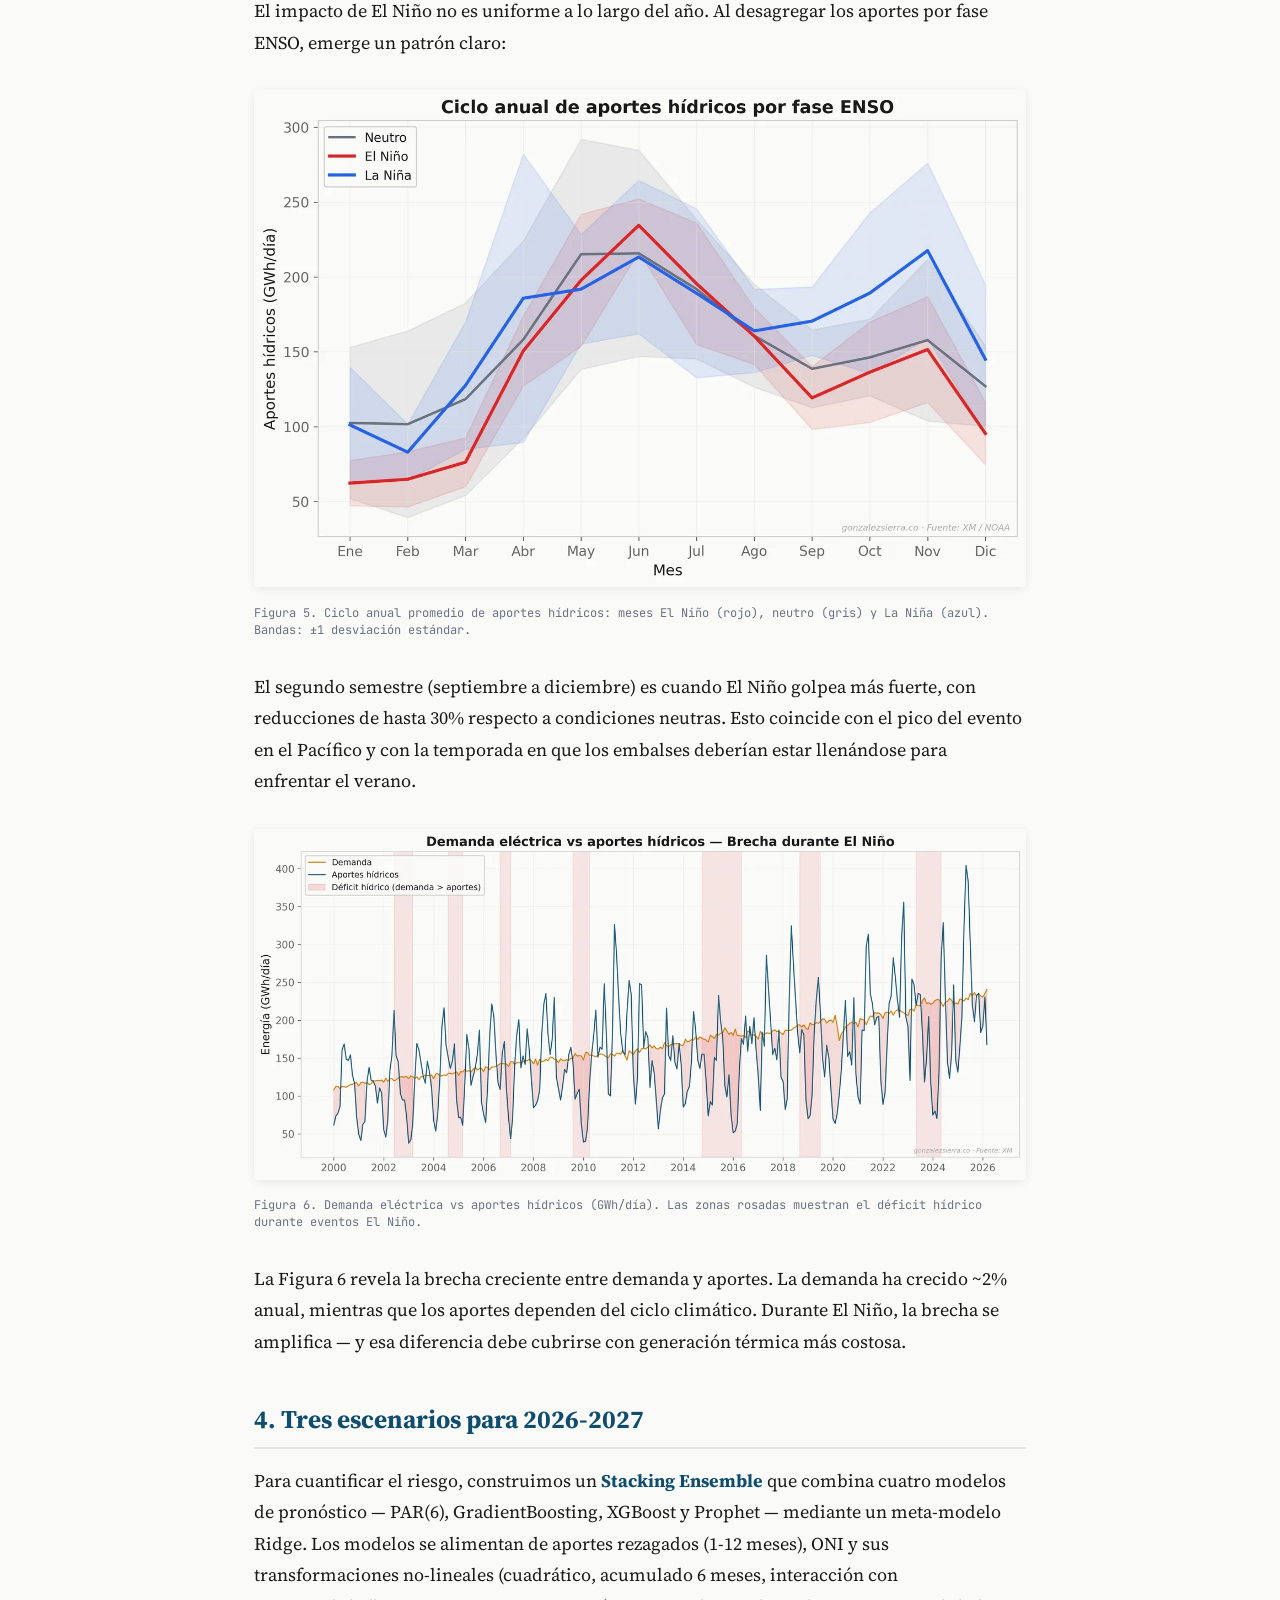
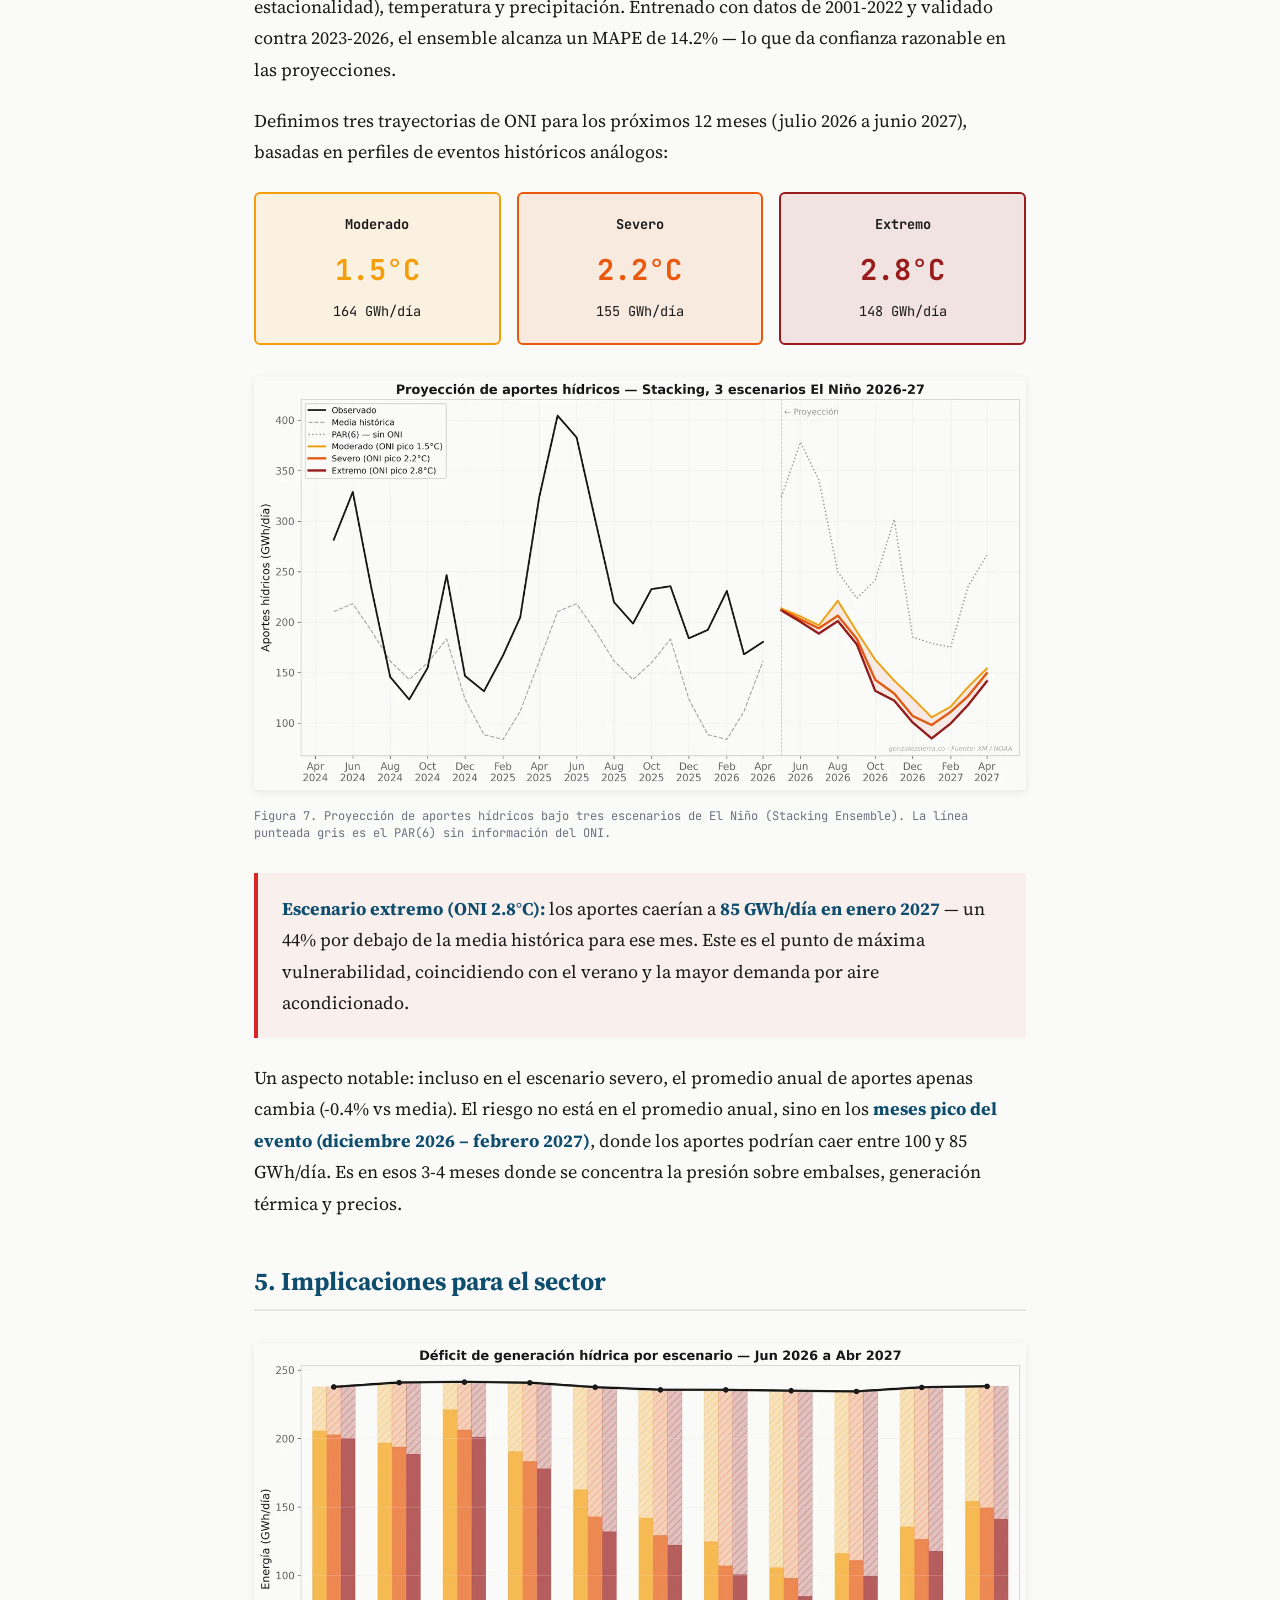
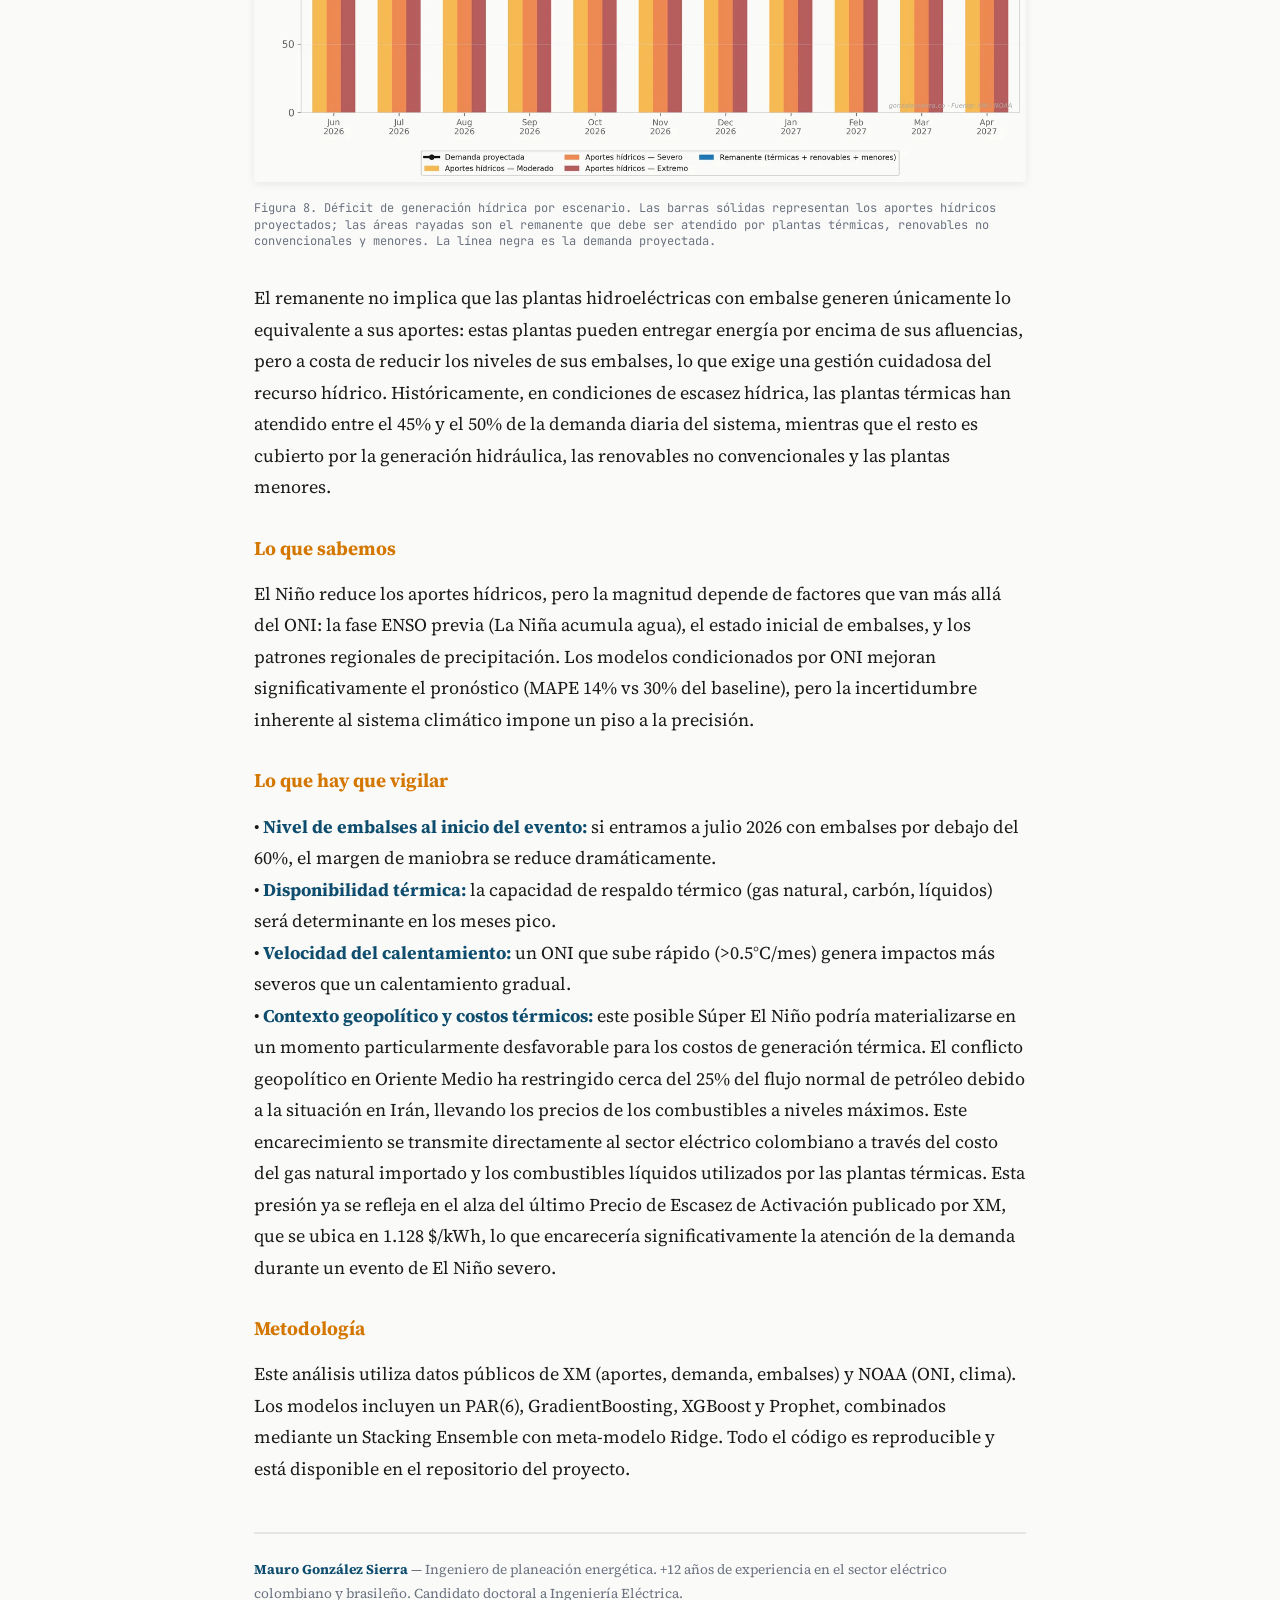
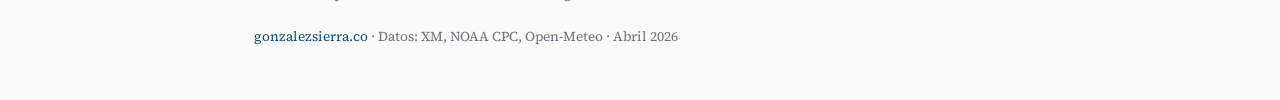
<file: estudios/articulo_super_nino_2026.html>
<!DOCTYPE html>
<html lang="es">
<head>
    <meta charset="UTF-8">
    <meta name="viewport" content="width=device-width, initial-scale=1.0">
    <title>Súper El Niño 2026-2027: Impacto en el sector eléctrico colombiano</title>
    <style>
        @import url('https://fonts.googleapis.com/css2?family=Source+Serif+4:ital,wght@0,400;0,600;0,700;1,400&family=JetBrains+Mono:wght@400;500&display=swap');

        :root {
            --blue: #0e4d6e;
            --orange: #d47700;
            --red-nino: #dc2626;
            --blue-nina: #2563eb;
            --bg: #fafaf8;
            --text: #1a1a1a;
            --gray: #6b7280;
            --light-gray: #e5e5e5;
        }

        * { margin: 0; padding: 0; box-sizing: border-box; }

        body {
            font-family: 'Source Serif 4', Georgia, serif;
            background: var(--bg);
            color: var(--text);
            line-height: 1.75;
            font-size: 18px;
        }

        .container {
            max-width: 820px;
            margin: 0 auto;
            padding: 2rem 1.5rem;
        }

        /* Header */
        .article-header {
            border-bottom: 3px solid var(--blue);
            padding-bottom: 2rem;
            margin-bottom: 2.5rem;
        }

        .article-header .category {
            font-family: 'JetBrains Mono', monospace;
            font-size: 0.75rem;
            text-transform: uppercase;
            letter-spacing: 0.15em;
            color: var(--red-nino);
            font-weight: 500;
        }

        h1 {
            font-size: 2.4rem;
            line-height: 1.2;
            color: var(--blue);
            margin: 0.5rem 0 1rem;
            font-weight: 700;
        }

        .subtitle {
            font-size: 1.15rem;
            color: var(--gray);
            font-style: italic;
        }

        .meta {
            font-family: 'JetBrains Mono', monospace;
            font-size: 0.8rem;
            color: var(--gray);
            margin-top: 1rem;
        }

        /* Content */
        h2 {
            font-size: 1.6rem;
            color: var(--blue);
            margin: 2.5rem 0 1rem;
            padding-bottom: 0.3rem;
            border-bottom: 2px solid var(--light-gray);
        }

        h3 {
            font-size: 1.2rem;
            color: var(--orange);
            margin: 1.8rem 0 0.8rem;
        }

        p { margin-bottom: 1.2rem; }

        strong { color: var(--blue); }

        .highlight {
            background: linear-gradient(to bottom, transparent 60%, rgba(220, 38, 38, 0.12) 60%);
            padding: 0 2px;
        }

        /* Figures */
        .figure {
            margin: 2rem 0;
        }

        .figure img {
            width: 100%;
            border-radius: 4px;
            box-shadow: 0 2px 8px rgba(0,0,0,0.08);
        }

        .figure figcaption {
            font-family: 'JetBrains Mono', monospace;
            font-size: 0.75rem;
            color: var(--gray);
            margin-top: 0.5rem;
            line-height: 1.4;
        }

        /* Tables */
        table {
            width: 100%;
            border-collapse: collapse;
            margin: 1.5rem 0;
            font-size: 0.9rem;
        }

        th {
            background: var(--blue);
            color: white;
            padding: 0.6rem 0.8rem;
            text-align: left;
            font-family: 'JetBrains Mono', monospace;
            font-size: 0.8rem;
            font-weight: 500;
        }

        td {
            padding: 0.5rem 0.8rem;
            border-bottom: 1px solid var(--light-gray);
            font-family: 'JetBrains Mono', monospace;
            font-size: 0.82rem;
        }

        tr:nth-child(even) { background: rgba(0,0,0,0.02); }

        .value-negative { color: var(--red-nino); font-weight: 600; }
        .value-positive { color: #16a34a; }

        /* Callout */
        .callout {
            background: rgba(14, 77, 110, 0.06);
            border-left: 4px solid var(--blue);
            padding: 1.2rem 1.5rem;
            margin: 1.5rem 0;
            border-radius: 0 4px 4px 0;
        }

        .callout-warning {
            background: rgba(220, 38, 38, 0.05);
            border-left-color: var(--red-nino);
        }

        .callout p { margin-bottom: 0.5rem; }
        .callout p:last-child { margin-bottom: 0; }

        /* Model comparison */
        .model-grid {
            display: grid;
            grid-template-columns: 1fr 1fr;
            gap: 1rem;
            margin: 1.5rem 0;
        }

        .model-card {
            background: white;
            border: 1px solid var(--light-gray);
            border-radius: 6px;
            padding: 1rem;
        }

        .model-card h4 {
            font-family: 'JetBrains Mono', monospace;
            font-size: 0.85rem;
            color: var(--blue);
            margin-bottom: 0.3rem;
        }

        .model-card .metric {
            font-family: 'JetBrains Mono', monospace;
            font-size: 1.4rem;
            font-weight: 600;
            color: var(--orange);
        }

        .model-card .label {
            font-size: 0.8rem;
            color: var(--gray);
        }

        /* Scenario cards */
        .scenario-grid {
            display: grid;
            grid-template-columns: 1fr 1fr 1fr;
            gap: 1rem;
            margin: 1.5rem 0;
        }

        .scenario-card {
            border-radius: 6px;
            padding: 1.2rem;
            text-align: center;
        }

        .scenario-card.moderate { background: rgba(245, 158, 11, 0.1); border: 2px solid #f59e0b; }
        .scenario-card.severe { background: rgba(234, 88, 12, 0.1); border: 2px solid #ea580c; }
        .scenario-card.extreme { background: rgba(153, 27, 27, 0.1); border: 2px solid #991b1b; }

        .scenario-card h4 {
            font-family: 'JetBrains Mono', monospace;
            font-size: 0.85rem;
            margin-bottom: 0.5rem;
        }

        .scenario-card .oni {
            font-family: 'JetBrains Mono', monospace;
            font-size: 1.8rem;
            font-weight: 700;
        }

        .scenario-card .impact {
            font-family: 'JetBrains Mono', monospace;
            font-size: 0.85rem;
            margin-top: 0.3rem;
        }

        /* Footer */
        .article-footer {
            margin-top: 3rem;
            padding-top: 1.5rem;
            border-top: 2px solid var(--light-gray);
            font-size: 0.85rem;
            color: var(--gray);
        }

        .article-footer a {
            color: var(--blue);
            text-decoration: none;
        }

        @media (max-width: 600px) {
            h1 { font-size: 1.8rem; }
            .scenario-grid { grid-template-columns: 1fr; }
            .model-grid { grid-template-columns: 1fr; }
        }
    </style>
</head>
<body>
<div class="container">

    <nav style="margin-bottom: 24px; font-family: 'JetBrains Mono', monospace; font-size: 0.85rem;">
        <a href="../index.html" style="color: #0e4d6e; text-decoration: none;">← Volver al inicio</a>
    </nav>

    <header class="article-header">
        <span class="category">Análisis / Sector Eléctrico</span>
        <h1>Súper El Niño 2026-2027: Impacto en el sector eléctrico colombiano</h1>
        <p class="subtitle">Un análisis cuantitativo de cómo un evento El Niño severo a extremo podría afectar los aportes hídricos, embalses y la seguridad energética de Colombia.</p>
        <p class="meta">Por Mauro González Sierra · Abril 2026 · gonzalezsierra.co</p>
    </header>

    <!-- ============================================ -->
    <!-- INTRO -->
    <!-- ============================================ -->
    <p>Las señales son cada vez más claras. Después de un prolongado periodo de La Niña (2020-2023) y un El Niño fuerte en 2023-24, los modelos climáticos internacionales apuntan a un nuevo calentamiento del Pacífico ecuatorial para el segundo semestre de 2026 (ver <a href="https://iri.columbia.edu/our-expertise/climate/forecasts/enso/current/" target="_blank">pronósticos de modelos ENSO — IRI Columbia</a>). La pregunta no es si llegará, sino <span class="highlight">qué tan intenso será y qué impacto tendrá en un sistema eléctrico que depende en un 70% de generación hidráulica</span>.</p>

    <p>En este artículo presento un análisis basado en datos del operador del mercado (XM), índices climáticos de la NOAA y modelos de machine learning para cuantificar el riesgo bajo tres escenarios posibles.</p>

    <!-- ============================================ -->
    <!-- SECTION 1: CONTEXT -->
    <!-- ============================================ -->
    <h2>1. El Niño y la vulnerabilidad hídrica colombiana</h2>

    <p>El índice ONI (Oceanic Niño Index) mide la anomalía de temperatura superficial del mar en la región Niño 3.4 del Pacífico.</p>

    <figure class="figure">
        <img src="assets_supernino/web/fig_nino_regions.webp" alt="Regiones Niño en el Océano Pacífico ecuatorial">
        <figcaption>Regiones Niño en el Pacífico ecuatorial. La región Niño 3.4 (rojo) es la que define el índice ONI. Fuente: NOAA.</figcaption>
    </figure>

    <p>Cuando el ONI supera +0.5°C por cinco meses consecutivos, se declara un evento El Niño. Los eventos con ONI pico superior a 2.0°C se consideran "súper" — han ocurrido tres veces en el registro moderno: 1982-83, 1997-98 y 2015-16.</p>

    <figure class="figure">
        <img src="assets_supernino/web/fig00_oni_historico.webp" alt="Índice Oceánico de El Niño (ONI) — 1950 a 2026">
        <figcaption>Figura 1. Índice ONI desde 1950. Las áreas rojas indican periodos El Niño, las azules La Niña. La línea punteada amarilla marca el umbral de Súper El Niño (≥ 2.0°C). Fuente: NOAA CPC.</figcaption>
    </figure>

    <p>Colombia es particularmente vulnerable porque El Niño reduce las lluvias sobre las cuencas andinas que alimentan los principales embalses del SIN (Sistema Interconectado Nacional). Menos lluvia significa menos agua en los embalses, menos generación hidro disponible, mayor despacho térmico y, en consecuencia, precios de bolsa más altos.</p>

    <figure class="figure">
        <img src="assets_supernino/web/fig01_aportes_con_nino.webp" alt="Aportes hídricos del SIN con eventos El Niño">
        <figcaption>Figura 2. Aportes hídricos mensuales del SIN (GWh/día) con bandas rojas indicando eventos El Niño. Panel inferior: índice ONI. Fuente: XM, NOAA.</figcaption>
    </figure>

    <p>La Figura 2 muestra 26 años de aportes hídricos del sistema. Los valles más profundos — 2002-03, 2009-10, 2015-16 — coinciden con los eventos El Niño más severos. Pero la relación no es simple.</p>

    <!-- ============================================ -->
    <!-- SECTION 2: HISTORICAL ANALYSIS -->
    <!-- ============================================ -->
    <h2>2. ¿Qué tan predecible es el impacto?</h2>

    <p>Uno esperaría que a mayor ONI, mayor reducción de aportes. Los datos cuentan una historia más matizada:</p>

    <figure class="figure">
        <img src="assets_supernino/web/fig02_scatter_oni_vs_aportes.webp" alt="Relación ONI vs aportes hídricos">
        <figcaption>Figura 3. ONI pico de cada evento vs cambio porcentual en aportes respecto a la media histórica.</figcaption>
    </figure>

    <table>
        <thead>
            <tr>
                <th>Evento</th>
                <th>Categoría</th>
                <th>ONI pico</th>
                <th>Aportes (GWh/día)</th>
                <th>Cambio vs media</th>
                <th>Embalse mín.</th>
            </tr>
        </thead>
        <tbody>
            <tr><td>2002-03</td><td>Moderado</td><td>1.3°C</td><td>102.1</td><td class="value-negative">-30.3%</td><td>45.6%</td></tr>
            <tr><td>2009-10</td><td>Fuerte</td><td>1.6°C</td><td>85.5</td><td class="value-negative">-36.8%</td><td>41.8%</td></tr>
            <tr><td>2014-16</td><td>Muy fuerte</td><td>2.8°C</td><td>124.4</td><td class="value-negative">-16.0%</td><td>40.1%</td></tr>
            <tr><td>2023-24</td><td>Fuerte</td><td>2.1°C</td><td>161.9</td><td class="value-positive">+2.7%</td><td>30.7%</td></tr>
        </tbody>
    </table>

    <div class="callout">
        <p><strong>Hallazgo clave:</strong> El evento 2009-10 (ONI 1.6) causó una caída del 37% en aportes, mientras que el 2014-16 (ONI 2.8, el más fuerte registrado) solo -16%. El Niño 2023-24 (ONI 2.1) prácticamente no redujo los aportes agregados.</p>
        <p>Esto sugiere que <strong>otros factores</strong> — como La Niña previa acumulando agua, patrones regionales de lluvia, y la entrada de nuevas plantas como Ituango — modulan significativamente el impacto. Un Súper Niño no garantiza sequía extrema, pero sí aumenta el riesgo.</p>
    </div>

    <p>Lo que sí es consistente: <strong>los embalses siempre sufren</strong>. El mínimo de embalses durante El Niño 2023-24 fue apenas 30.7% — el más bajo de la serie — a pesar de que los aportes agregados no cayeron tanto.</p>

    <figure class="figure">
        <img src="assets_supernino/web/fig03_embalses_comparados.webp" alt="Embalses: años neutrales vs El Niño">
        <figcaption>Figura 4. Nivel de embalses por mes: años neutrales (azul) vs El Niño (rojo). La banda gris es el rango P10-P90 histórico.</figcaption>
    </figure>

    <p>El comportamiento de los embalses depende en gran medida de la gestión que realizan las empresas operadoras de las plantas hidroeléctricas. Por esta razón, una adecuada planeación que incorpore mejores pronósticos hidrológicos resulta fundamental para la toma de decisiones oportunas, evitando que los niveles de los embalses desciendan a mínimos que pongan en riesgo la atención de la demanda eléctrica.</p>

    <!-- ============================================ -->
    <!-- SECTION 3: SEASONALITY -->
    <!-- ============================================ -->
    <h2>3. Cuándo pega más fuerte El Niño</h2>

    <p>El impacto de El Niño no es uniforme a lo largo del año. Al desagregar los aportes por fase ENSO, emerge un patrón claro:</p>

    <figure class="figure">
        <img src="assets_supernino/web/fig05_ciclo_anual_aportes.webp" alt="Ciclo anual de aportes por fase ENSO">
        <figcaption>Figura 5. Ciclo anual promedio de aportes hídricos: meses El Niño (rojo), neutro (gris) y La Niña (azul). Bandas: ±1 desviación estándar.</figcaption>
    </figure>

    <p>El segundo semestre (septiembre a diciembre) es cuando El Niño golpea más fuerte, con reducciones de hasta 30% respecto a condiciones neutras. Esto coincide con el pico del evento en el Pacífico y con la temporada en que los embalses deberían estar llenándose para enfrentar el verano.</p>

    <figure class="figure">
        <img src="assets_supernino/web/fig04_demanda_vs_aportes.webp" alt="Demanda vs aportes hídricos">
        <figcaption>Figura 6. Demanda eléctrica vs aportes hídricos (GWh/día). Las zonas rosadas muestran el déficit hídrico durante eventos El Niño.</figcaption>
    </figure>

    <p>La Figura 6 revela la brecha creciente entre demanda y aportes. La demanda ha crecido ~2% anual, mientras que los aportes dependen del ciclo climático. Durante El Niño, la brecha se amplifica — y esa diferencia debe cubrirse con generación térmica más costosa.</p>

    <!-- ============================================ -->
    <!-- SECTION 4: SCENARIOS -->
    <!-- ============================================ -->
    <h2>4. Tres escenarios para 2026-2027</h2>

    <p>Para cuantificar el riesgo, construimos un <strong>Stacking Ensemble</strong> que combina cuatro modelos de pronóstico — PAR(6), GradientBoosting, XGBoost y Prophet — mediante un meta-modelo Ridge. Los modelos se alimentan de aportes rezagados (1-12 meses), ONI y sus transformaciones no-lineales (cuadrático, acumulado 6 meses, interacción con estacionalidad), temperatura y precipitación. Entrenado con datos de 2001-2022 y validado contra 2023-2026, el ensemble alcanza un MAPE de 14.2% — lo que da confianza razonable en las proyecciones.</p>

    <p>Definimos tres trayectorias de ONI para los próximos 12 meses (julio 2026 a junio 2027), basadas en perfiles de eventos históricos análogos:</p>

    <div class="scenario-grid">
        <div class="scenario-card moderate">
            <h4>Moderado</h4>
            <div class="oni" style="color: #f59e0b;">1.5°C</div>
            <div class="impact">164 GWh/día</div>
        </div>
        <div class="scenario-card severe">
            <h4>Severo</h4>
            <div class="oni" style="color: #ea580c;">2.2°C</div>
            <div class="impact">155 GWh/día</div>
        </div>
        <div class="scenario-card extreme">
            <h4>Extremo</h4>
            <div class="oni" style="color: #991b1b;">2.8°C</div>
            <div class="impact">148 GWh/día</div>
        </div>
    </div>

    <figure class="figure">
        <img src="assets_supernino/web/fig07_proyeccion_caudales.webp" alt="Proyección de caudales por escenario">
        <figcaption>Figura 7. Proyección de aportes hídricos bajo tres escenarios de El Niño (Stacking Ensemble). La línea punteada gris es el PAR(6) sin información del ONI.</figcaption>
    </figure>

    <div class="callout callout-warning">
        <p><strong>Escenario extremo (ONI 2.8°C):</strong> los aportes caerían a <strong>85 GWh/día en enero 2027</strong> — un 44% por debajo de la media histórica para ese mes. Este es el punto de máxima vulnerabilidad, coincidiendo con el verano y la mayor demanda por aire acondicionado.</p>
    </div>

    <p>Un aspecto notable: incluso en el escenario severo, el promedio anual de aportes apenas cambia (-0.4% vs media). El riesgo no está en el promedio anual, sino en los <strong>meses pico del evento (diciembre 2026 – febrero 2027)</strong>, donde los aportes podrían caer entre 100 y 85 GWh/día. Es en esos 3-4 meses donde se concentra la presión sobre embalses, generación térmica y precios.</p>

    <!-- ============================================ -->
    <!-- SECTION 5: CONCLUSIONS -->
    <!-- ============================================ -->
    <h2>5. Implicaciones para el sector</h2>

    <figure class="figure">
        <img src="assets_supernino/web/fig08_deficit_hidrico.webp" alt="Déficit de generación hídrica por escenario">
        <figcaption>Figura 8. Déficit de generación hídrica por escenario. Las barras sólidas representan los aportes hídricos proyectados; las áreas rayadas son el remanente que debe ser atendido por plantas térmicas, renovables no convencionales y menores. La línea negra es la demanda proyectada.</figcaption>
    </figure>

    <p>El remanente no implica que las plantas hidroeléctricas con embalse generen únicamente lo equivalente a sus aportes: estas plantas pueden entregar energía por encima de sus afluencias, pero a costa de reducir los niveles de sus embalses, lo que exige una gestión cuidadosa del recurso hídrico. Históricamente, en condiciones de escasez hídrica, las plantas térmicas han atendido entre el 45% y el 50% de la demanda diaria del sistema, mientras que el resto es cubierto por la generación hidráulica, las renovables no convencionales y las plantas menores.</p>

    <h3>Lo que sabemos</h3>
    <p>El Niño reduce los aportes hídricos, pero la magnitud depende de factores que van más allá del ONI: la fase ENSO previa (La Niña acumula agua), el estado inicial de embalses, y los patrones regionales de precipitación. Los modelos condicionados por ONI mejoran significativamente el pronóstico (MAPE 14% vs 30% del baseline), pero la incertidumbre inherente al sistema climático impone un piso a la precisión.</p>

    <h3>Lo que hay que vigilar</h3>
    <p>• <strong>Nivel de embalses al inicio del evento:</strong> si entramos a julio 2026 con embalses por debajo del 60%, el margen de maniobra se reduce dramáticamente.<br>
    • <strong>Disponibilidad térmica:</strong> la capacidad de respaldo térmico (gas natural, carbón, líquidos) será determinante en los meses pico.<br>
    • <strong>Velocidad del calentamiento:</strong> un ONI que sube rápido (>0.5°C/mes) genera impactos más severos que un calentamiento gradual.<br>
    • <strong>Contexto geopolítico y costos térmicos:</strong> este posible Súper El Niño podría materializarse en un momento particularmente desfavorable para los costos de generación térmica. El conflicto geopolítico en Oriente Medio ha restringido cerca del 25% del flujo normal de petróleo debido a la situación en Irán, llevando los precios de los combustibles a niveles máximos. Este encarecimiento se transmite directamente al sector eléctrico colombiano a través del costo del gas natural importado y los combustibles líquidos utilizados por las plantas térmicas. Esta presión ya se refleja en el alza del último Precio de Escasez de Activación publicado por XM, que se ubica en 1.128 $/kWh, lo que encarecería significativamente la atención de la demanda durante un evento de El Niño severo.</p>

    <h3>Metodología</h3>
    <p>Este análisis utiliza datos públicos de XM (aportes, demanda, embalses) y NOAA (ONI, clima). Los modelos incluyen un PAR(6), GradientBoosting, XGBoost y Prophet, combinados mediante un Stacking Ensemble con meta-modelo Ridge. Todo el código es reproducible y está disponible en el repositorio del proyecto.</p>

    <!-- ============================================ -->
    <!-- FOOTER -->
    <!-- ============================================ -->
    <footer class="article-footer">
        <p><strong>Mauro González Sierra</strong> — Ingeniero de planeación energética. +12 años de experiencia en el sector eléctrico colombiano y brasileño. Candidato doctoral a Ingeniería Eléctrica.</p>
        <p style="margin-top: 0.8rem;"><a href="https://gonzalezsierra.co">gonzalezsierra.co</a> · Datos: XM, NOAA CPC, Open-Meteo · Abril 2026</p>
    </footer>

</div>
</body>
</html>
</file>
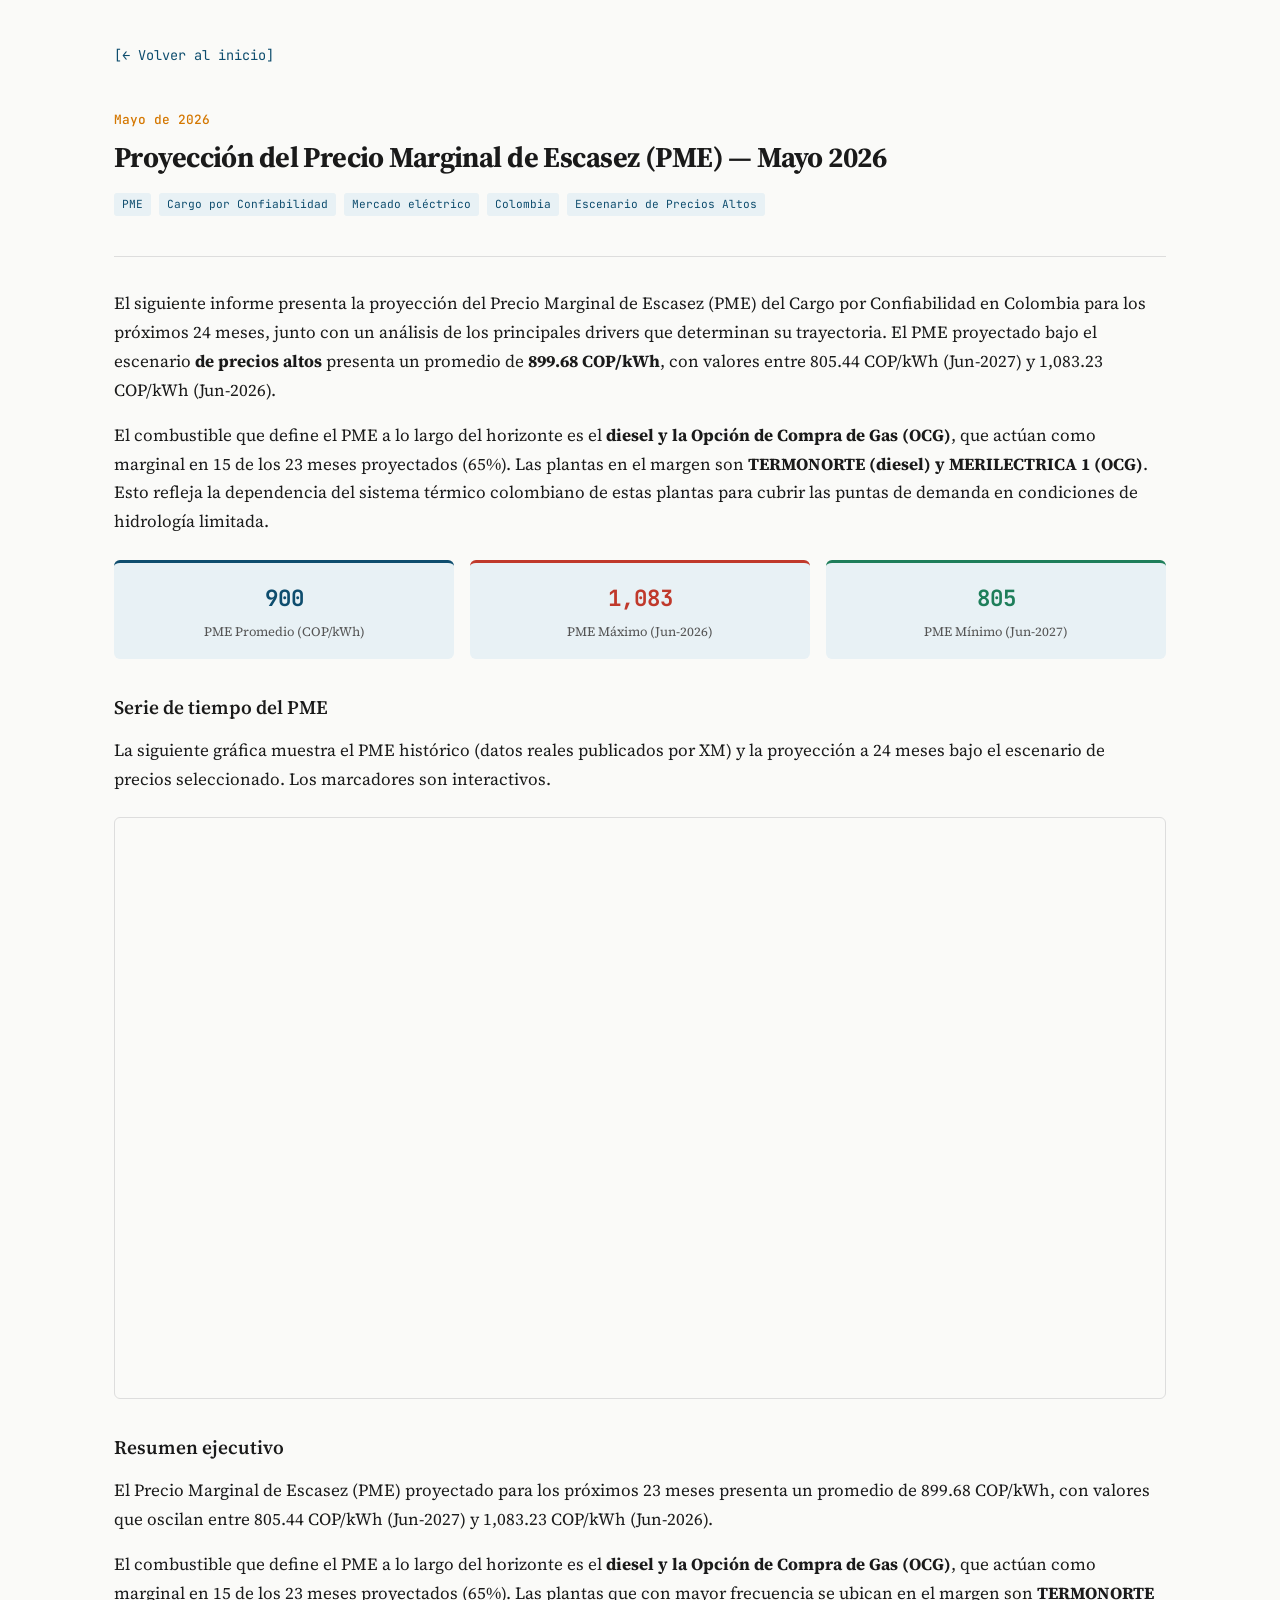
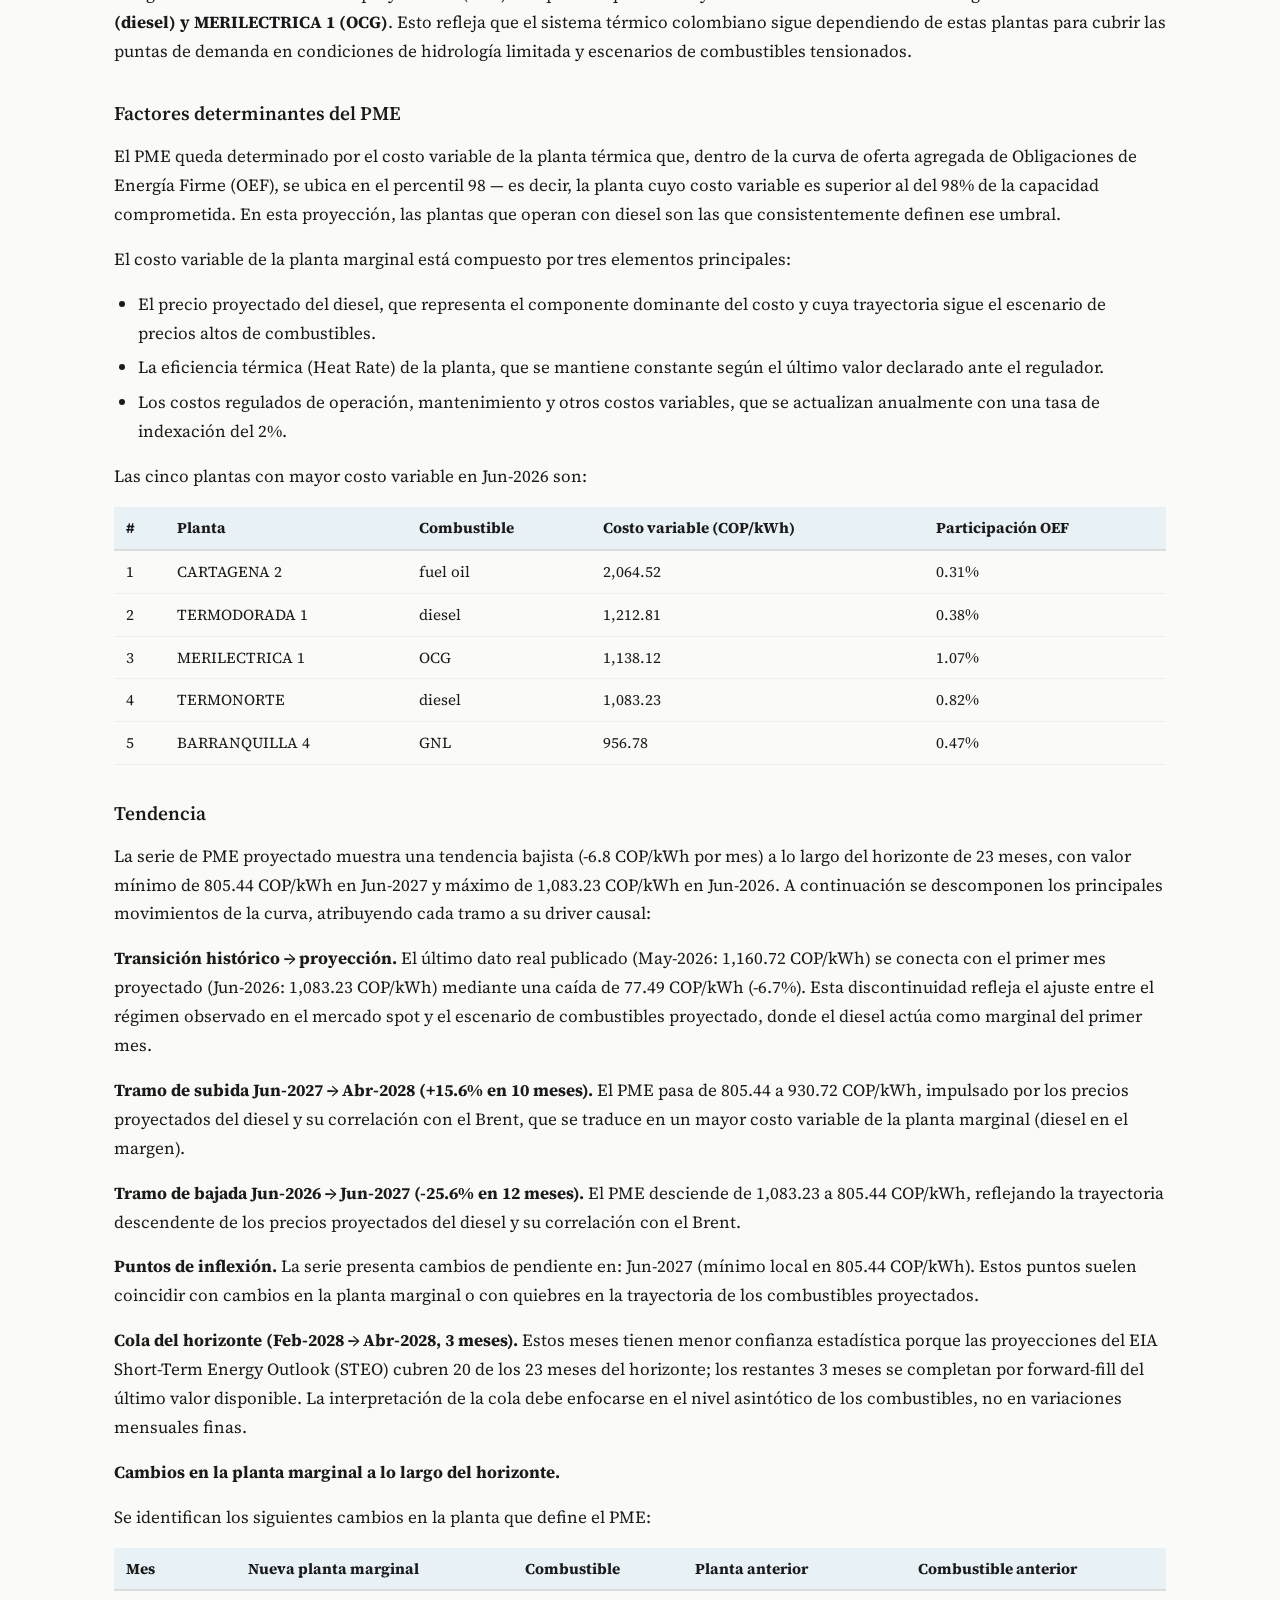
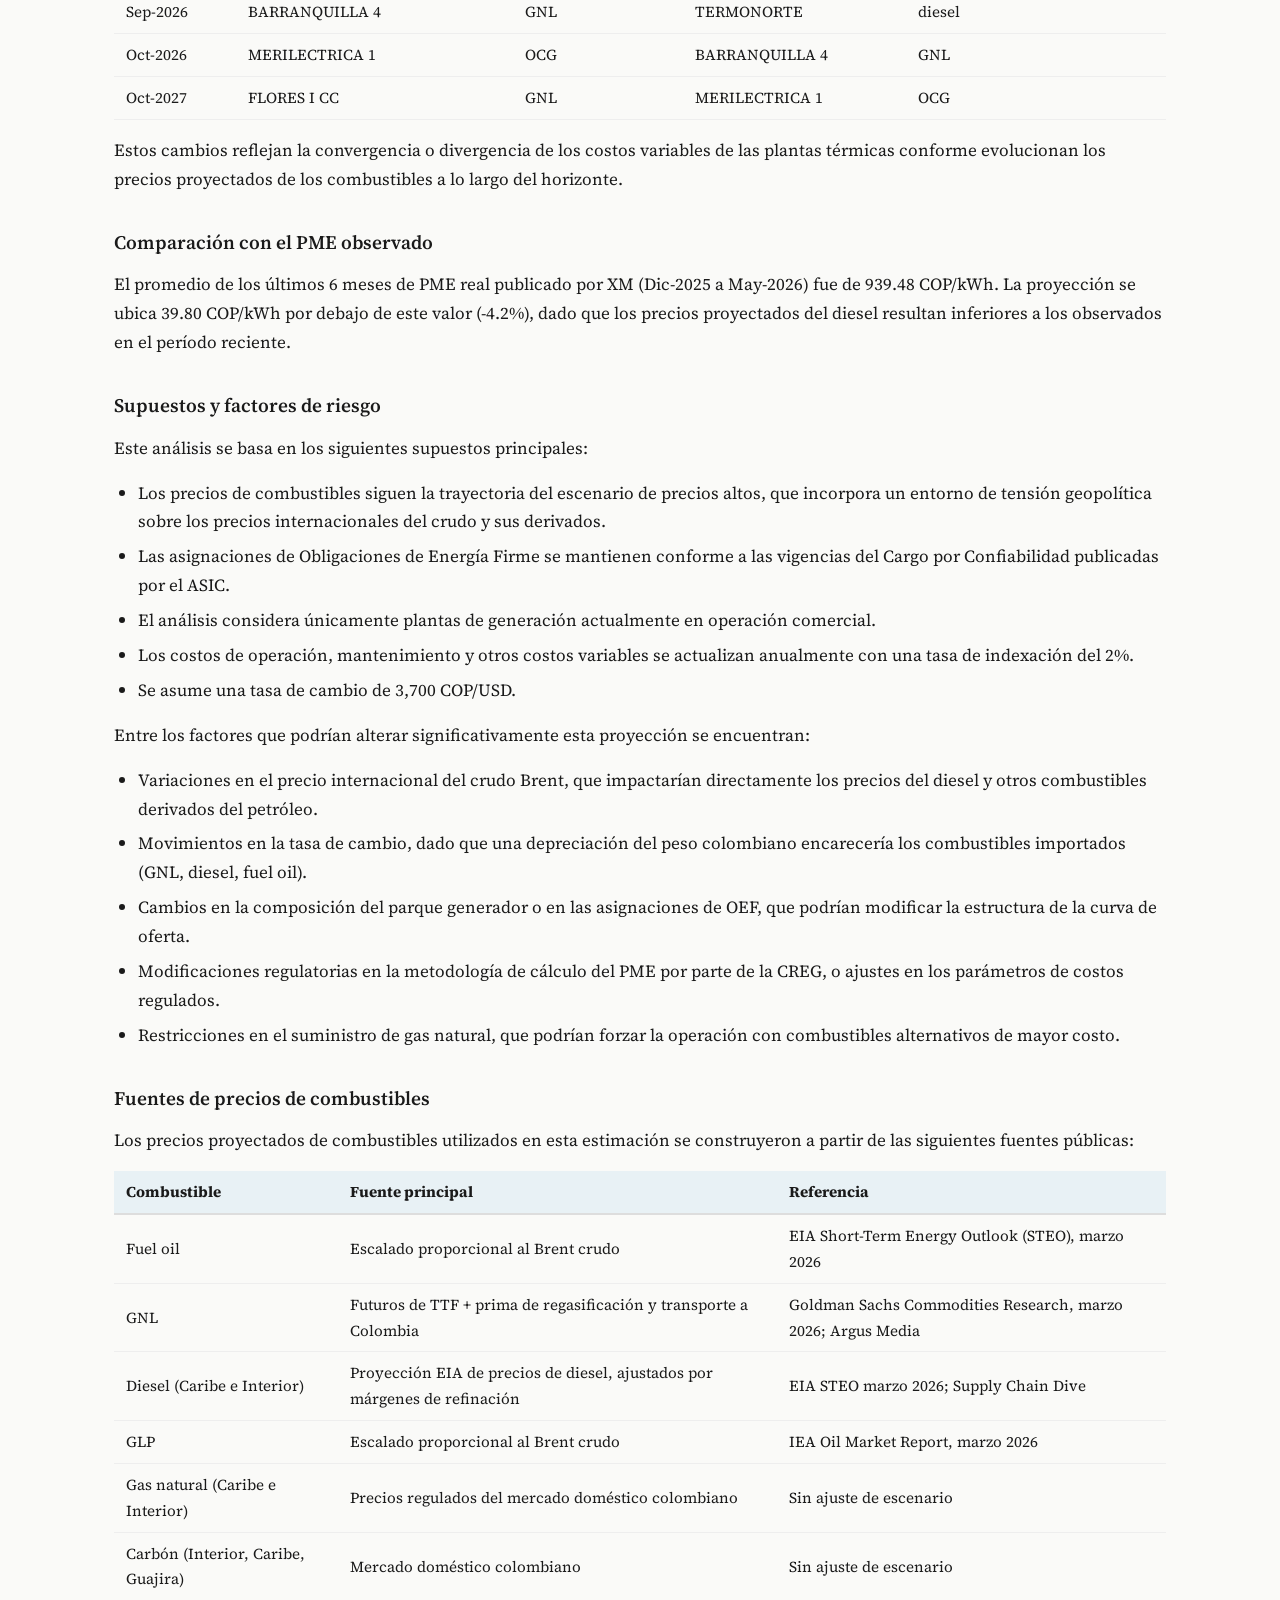
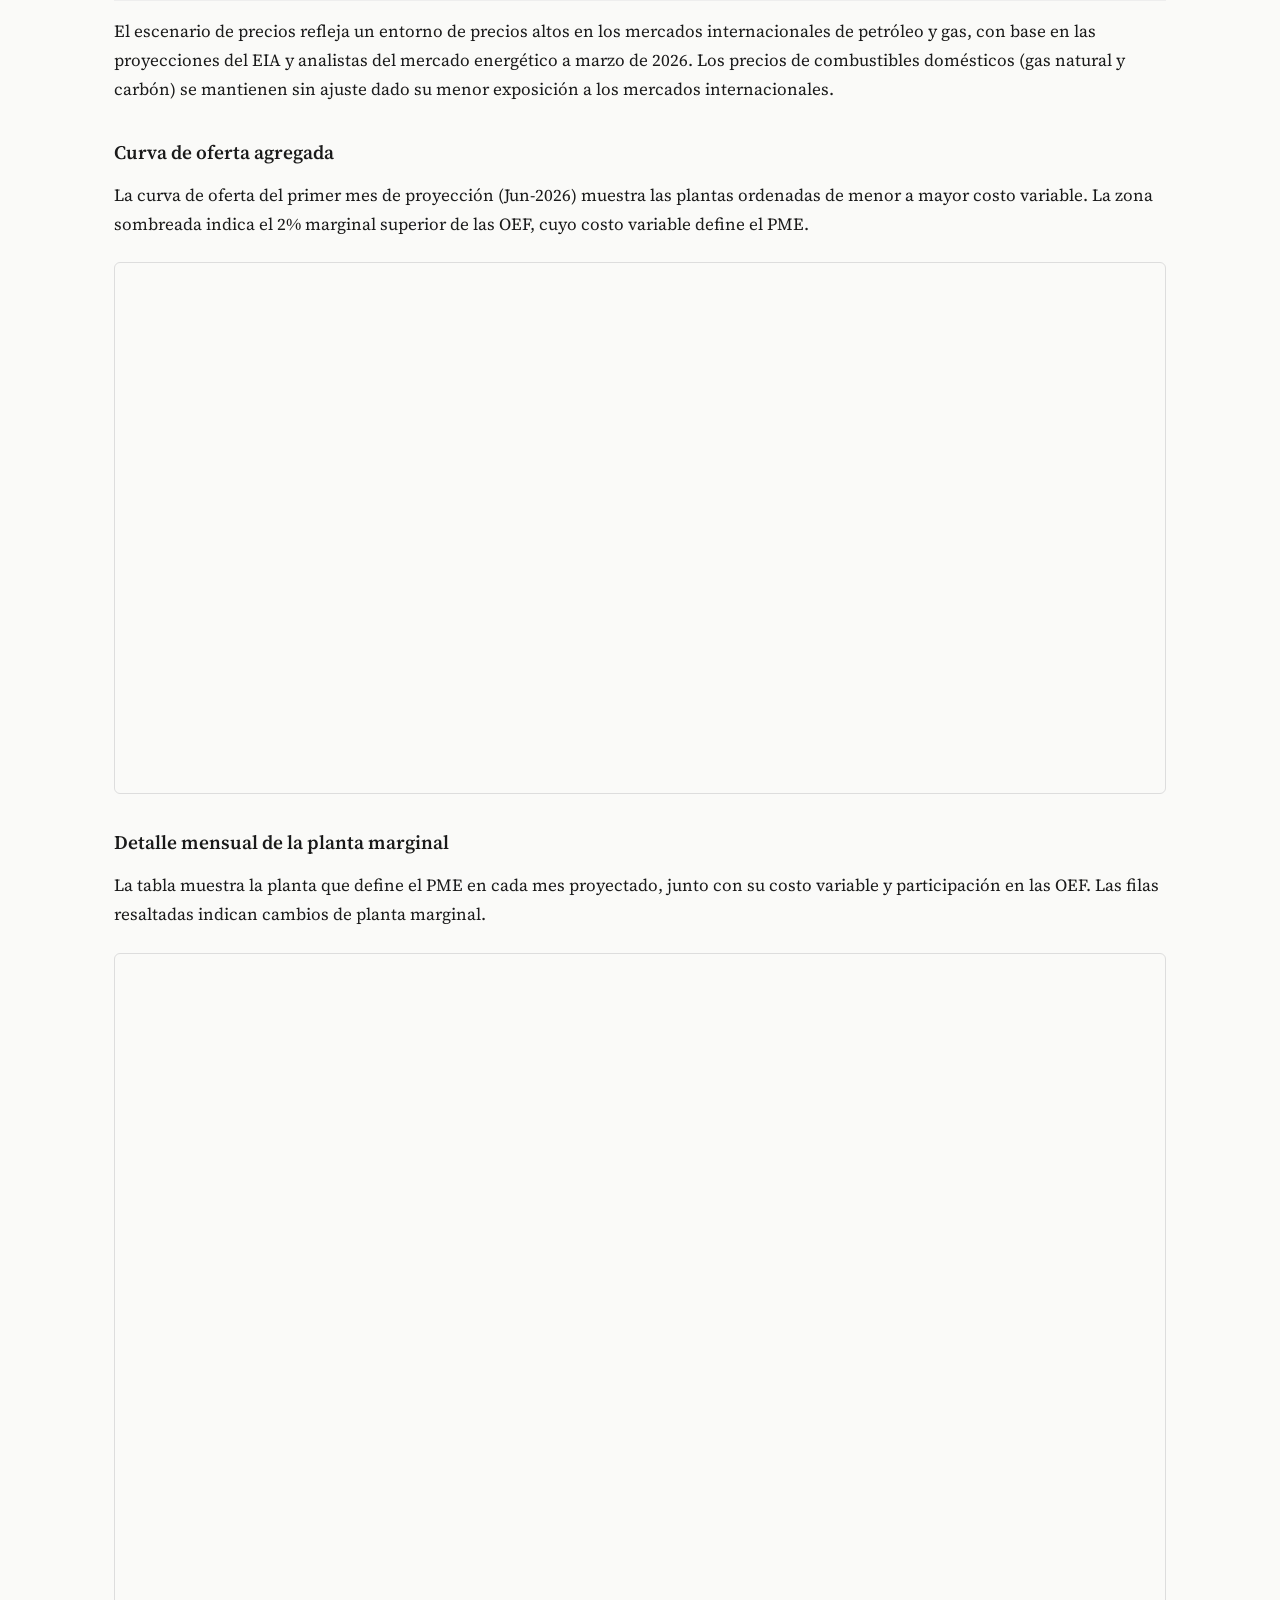
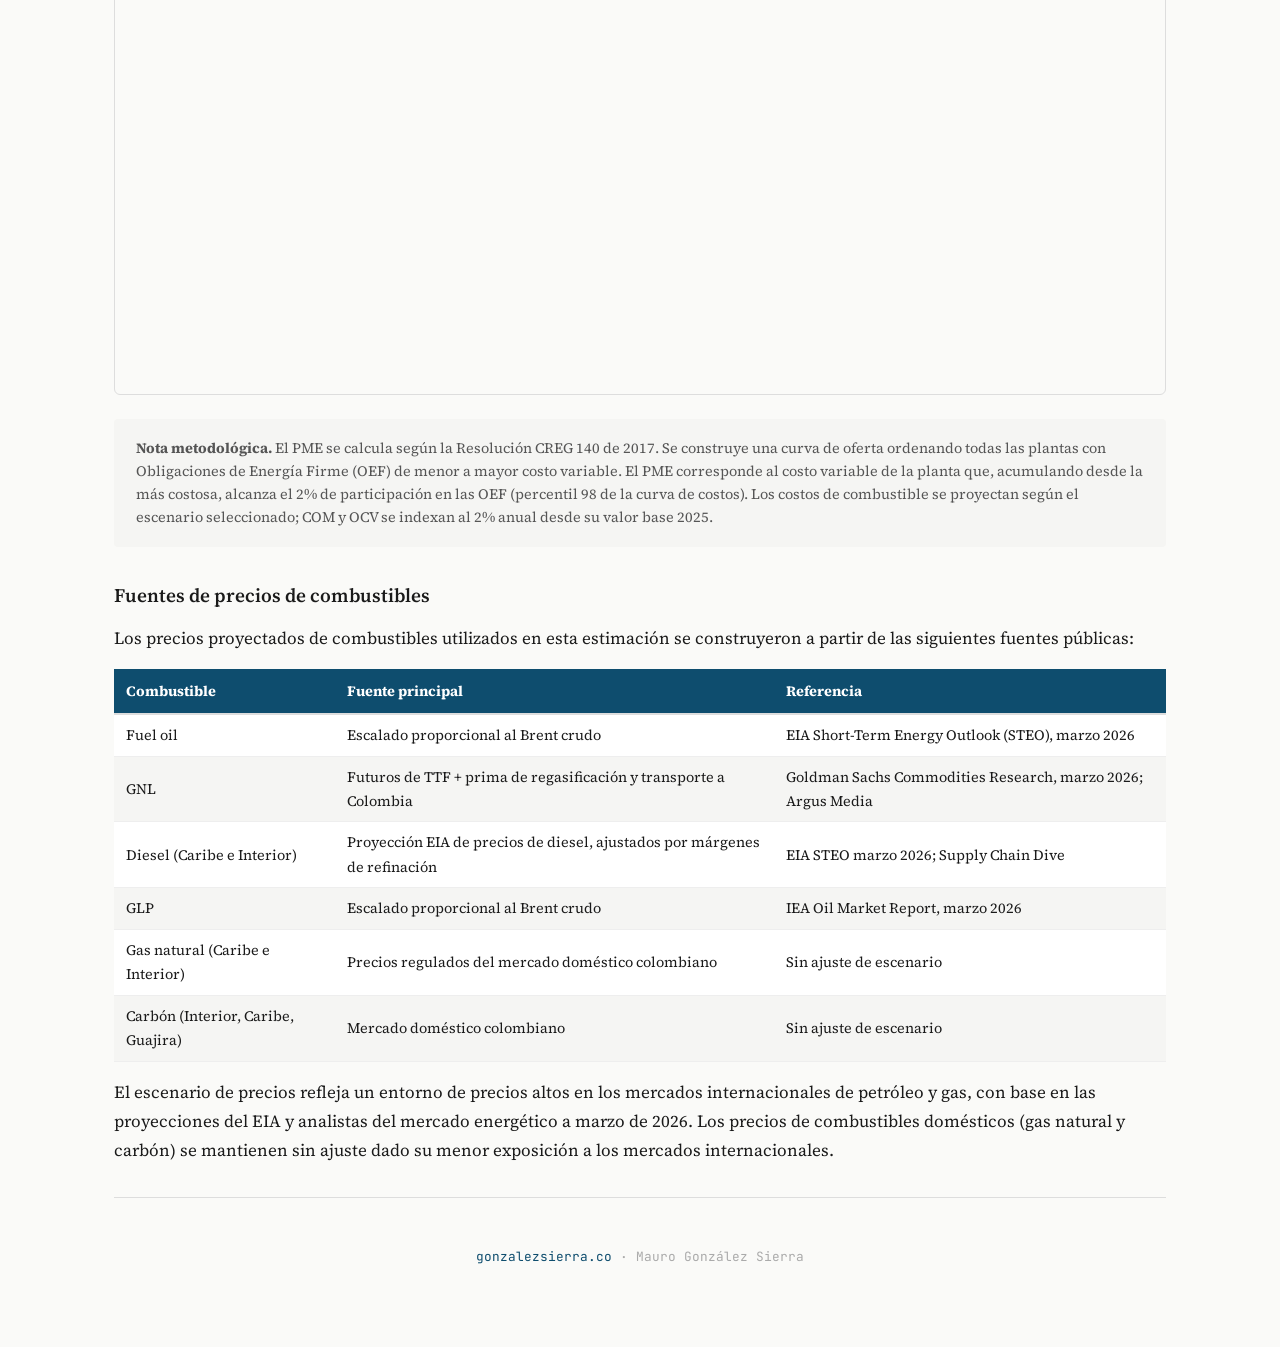
<file: estudios/pme-proy-mayo-2026.html>
<!DOCTYPE html>
<html lang="es">
<head>
    <meta charset="UTF-8">
    <meta name="viewport" content="width=device-width, initial-scale=1.0">
    <title>Proyección del PME — Mayo 2026</title>
    <style>
        @import url('https://fonts.googleapis.com/css2?family=Source+Serif+4:ital,opsz,wght@0,8..60,300;0,8..60,400;0,8..60,600;0,8..60,700;1,8..60,400&family=JetBrains+Mono:wght@400;500&display=swap');

        :root {
            --bg: #fafaf8;
            --text: #1a1a1a;
            --text-secondary: #555;
            --accent: #0e4d6e;
            --accent-light: #e8f1f5;
            --border: #ddd;
            --warm: #d47700;
        }

        * { margin: 0; padding: 0; box-sizing: border-box; }

        body {
            font-family: 'Source Serif 4', Georgia, serif;
            font-size: 17px;
            line-height: 1.7;
            color: var(--text);
            background: var(--bg);
            -webkit-font-smoothing: antialiased;
        }

        .container {
            max-width: 1100px;
            margin: 0 auto;
            padding: 40px 24px 80px;
        }

        .nav {
            margin-bottom: 40px;
        }

        .nav a {
            font-family: 'JetBrains Mono', monospace;
            font-size: 0.85rem;
            color: var(--accent);
            text-decoration: none;
        }

        .nav a:hover {
            text-decoration: underline;
        }

        .article-header {
            margin-bottom: 36px;
        }

        .article-date {
            font-family: 'JetBrains Mono', monospace;
            font-size: 0.8rem;
            color: var(--warm);
            font-weight: 500;
            display: block;
            margin-bottom: 8px;
        }

        h1 {
            font-size: 1.8rem;
            font-weight: 700;
            letter-spacing: -0.02em;
            line-height: 1.3;
            margin-bottom: 12px;
        }

        .article-tags {
            margin-top: 8px;
        }

        .tag {
            display: inline-block;
            font-family: 'JetBrains Mono', monospace;
            font-size: 0.7rem;
            color: var(--accent);
            background: var(--accent-light);
            padding: 2px 8px;
            border-radius: 3px;
            margin-right: 4px;
            margin-bottom: 4px;
        }

        hr {
            border: none;
            border-top: 1px solid var(--border);
            margin: 32px 0;
        }

        .article-body p {
            margin-bottom: 16px;
        }

        .article-body h2 {
            font-size: 1.2rem;
            font-weight: 600;
            margin-top: 32px;
            margin-bottom: 12px;
            color: var(--text);
        }

        .article-body ul {
            margin-bottom: 16px;
            padding-left: 24px;
        }

        .article-body li {
            margin-bottom: 6px;
        }

        .article-body code {
            font-family: 'JetBrains Mono', monospace;
            font-size: 0.85rem;
            background: #f0f0ee;
            padding: 1px 5px;
            border-radius: 3px;
        }

        .article-body table {
            width: 100%;
            border-collapse: collapse;
            margin: 16px 0;
            font-size: 0.95rem;
        }

        .article-body th {
            background: var(--accent-light);
            padding: 8px 12px;
            text-align: left;
            border-bottom: 2px solid var(--border);
        }

        .article-body td {
            padding: 8px 12px;
            border-bottom: 1px solid #eee;
        }

        .chart-container {
            margin: 24px 0;
            border: 1px solid var(--border);
            border-radius: 6px;
            overflow: hidden;
        }

        .chart-container iframe {
            width: 100%;
            border: none;
            display: block;
            overflow: hidden;
        }

        .chart-caption {
            font-size: 0.85rem;
            color: var(--text-secondary);
            font-style: italic;
            margin-top: 8px;
            margin-bottom: 24px;
        }

        .kpi-grid {
            display: grid;
            grid-template-columns: repeat(auto-fit, minmax(180px, 1fr));
            gap: 16px;
            margin: 24px 0;
        }

        .kpi-card {
            background: var(--accent-light);
            border-radius: 6px;
            padding: 16px;
            text-align: center;
        }

        .kpi-value {
            font-family: 'JetBrains Mono', monospace;
            font-size: 1.4rem;
            font-weight: 700;
            color: var(--accent);
            display: block;
        }

        .kpi-label {
            font-size: 0.8rem;
            color: var(--text-secondary);
            margin-top: 4px;
            display: block;
        }

        /* Codificación de colores por rol del KPI */
        .kpi-card.kpi-avg .kpi-value { color: var(--accent); }
        .kpi-card.kpi-max .kpi-value { color: #c0392b; }
        .kpi-card.kpi-min .kpi-value { color: #1e7e5a; }

        .kpi-card.kpi-avg { border-top: 3px solid var(--accent); }
        .kpi-card.kpi-max { border-top: 3px solid #c0392b; }
        .kpi-card.kpi-min { border-top: 3px solid #1e7e5a; }

        .methodology {
            background: #f5f5f3;
            padding: 18px 22px;
            border-radius: 4px;
            font-size: 0.9rem;
            color: var(--text-secondary);
            line-height: 1.6;
            margin: 24px 0;
        }

        .footer {
            text-align: center;
            font-size: 0.8rem;
            color: #aaa;
            font-family: 'JetBrains Mono', monospace;
            margin-top: 48px;
        }

        .footer a {
            color: var(--accent);
            text-decoration: none;
        }

        @media (max-width: 500px) {
            .container { padding: 30px 18px 60px; }
            h1 { font-size: 1.4rem; }
            .kpi-grid { grid-template-columns: 1fr 1fr; }
        }
    </style>
</head>
<body>
    <div class="container">
        <nav class="nav">
            <a href="../index.html">[← Volver al inicio]</a>
        </nav>

        <article>
            <header class="article-header">
                <span class="article-date">Mayo de 2026</span>
                <h1>Proyecci&oacute;n del Precio Marginal de Escasez (PME) &mdash; Mayo 2026</h1>
                <div class="article-tags">
                    <span class="tag">PME</span>
                    <span class="tag">Cargo por Confiabilidad</span>
                    <span class="tag">Mercado el&eacute;ctrico</span>
                    <span class="tag">Colombia</span>
                    <span class="tag">Escenario de Precios Altos</span>
                </div>
            </header>

            <hr>

            <div class="article-body">
                <p>El siguiente informe presenta la proyecci&oacute;n del Precio Marginal de Escasez (PME) del Cargo por Confiabilidad en Colombia para los pr&oacute;ximos 24 meses, junto con un an&aacute;lisis de los principales drivers que determinan su trayectoria. El PME proyectado bajo el escenario <strong>de precios altos</strong> presenta un promedio de <strong>899.68 COP/kWh</strong>, con valores entre 805.44 COP/kWh (Jun-2027) y 1,083.23 COP/kWh (Jun-2026).</p>

                <p>El combustible que define el PME a lo largo del horizonte es el <strong>diesel y la Opci&oacute;n de Compra de Gas (OCG)</strong>, que act&uacute;an como marginal en 15 de los 23 meses proyectados (65%). Las plantas en el margen son <strong>TERMONORTE (diesel) y MERILECTRICA 1 (OCG)</strong>. Esto refleja la dependencia del sistema t&eacute;rmico colombiano de estas plantas para cubrir las puntas de demanda en condiciones de hidrolog&iacute;a limitada.</p>

                <div class="kpi-grid">
                    <div class="kpi-card kpi-avg">
                        <span class="kpi-value">900</span>
                        <span class="kpi-label">PME Promedio (COP/kWh)</span>
                    </div>
                    <div class="kpi-card kpi-max">
                        <span class="kpi-value">1,083</span>
                        <span class="kpi-label">PME M&aacute;ximo (Jun-2026)</span>
                    </div>
                    <div class="kpi-card kpi-min">
                        <span class="kpi-value">805</span>
                        <span class="kpi-label">PME M&iacute;nimo (Jun-2027)</span>
                    </div>
                </div>

                <h2>Serie de tiempo del PME</h2>
                <p>La siguiente gr&aacute;fica muestra el PME hist&oacute;rico (datos reales publicados por XM) y la proyecci&oacute;n a 24 meses bajo el escenario de precios seleccionado. Los marcadores son interactivos.</p>
                <div class="chart-container">
                    <iframe src="assets_pme_may_2026/pme_proyeccion.html" height="580" scrolling="no"></iframe>
                </div>

                
<h2>Resumen ejecutivo</h2>
<p>El Precio Marginal de Escasez (PME) proyectado para los próximos 23 meses presenta un promedio de 899.68 COP/kWh, con valores que oscilan entre 805.44 COP/kWh (Jun-2027) y 1,083.23 COP/kWh (Jun-2026).</p>
<p>El combustible que define el PME a lo largo del horizonte es el <strong>diesel y la Opción de Compra de Gas (OCG)</strong>, que actúan como marginal en 15 de los 23 meses proyectados (65%). Las plantas que con mayor frecuencia se ubican en el margen son <strong>TERMONORTE (diesel) y MERILECTRICA 1 (OCG)</strong>. Esto refleja que el sistema térmico colombiano sigue dependiendo de estas plantas para cubrir las puntas de demanda en condiciones de hidrología limitada y escenarios de combustibles tensionados.</p>

<h2>Factores determinantes del PME</h2>
<p>El PME queda determinado por el costo variable de la planta térmica que, dentro de la curva de oferta agregada de Obligaciones de Energía Firme (OEF), se ubica en el percentil 98 — es decir, la planta cuyo costo variable es superior al del 98% de la capacidad comprometida. En esta proyección, las plantas que operan con diesel son las que consistentemente definen ese umbral.</p>
<p>El costo variable de la planta marginal está compuesto por tres elementos principales:</p>
<ul>
  <li>El precio proyectado del diesel, que representa el componente dominante del costo y cuya trayectoria sigue el escenario de precios altos de combustibles.</li>
  <li>La eficiencia térmica (Heat Rate) de la planta, que se mantiene constante según el último valor declarado ante el regulador.</li>
  <li>Los costos regulados de operación, mantenimiento y otros costos variables, que se actualizan anualmente con una tasa de indexación del 2%.</li>
</ul>
<p>Las cinco plantas con mayor costo variable en Jun-2026 son:</p>
<table style="width:100%; border-collapse:collapse; margin:16px 0; font-size:0.95rem;">
<tr><th style="background:var(--accent-light); padding:8px 12px; text-align:left; border-bottom:2px solid var(--border);">#</th><th style="background:var(--accent-light); padding:8px 12px; text-align:left; border-bottom:2px solid var(--border);">Planta</th><th style="background:var(--accent-light); padding:8px 12px; text-align:left; border-bottom:2px solid var(--border);">Combustible</th><th style="background:var(--accent-light); padding:8px 12px; text-align:left; border-bottom:2px solid var(--border);">Costo variable (COP/kWh)</th><th style="background:var(--accent-light); padding:8px 12px; text-align:left; border-bottom:2px solid var(--border);">Participación OEF</th></tr>
<tr><td style="padding:8px 12px; border-bottom:1px solid #eee;">1</td><td style="padding:8px 12px; border-bottom:1px solid #eee;">CARTAGENA 2</td><td style="padding:8px 12px; border-bottom:1px solid #eee;">fuel oil</td><td style="padding:8px 12px; border-bottom:1px solid #eee;">2,064.52</td><td style="padding:8px 12px; border-bottom:1px solid #eee;">0.31%</td></tr>
<tr><td style="padding:8px 12px; border-bottom:1px solid #eee;">2</td><td style="padding:8px 12px; border-bottom:1px solid #eee;">TERMODORADA 1</td><td style="padding:8px 12px; border-bottom:1px solid #eee;">diesel</td><td style="padding:8px 12px; border-bottom:1px solid #eee;">1,212.81</td><td style="padding:8px 12px; border-bottom:1px solid #eee;">0.38%</td></tr>
<tr><td style="padding:8px 12px; border-bottom:1px solid #eee;">3</td><td style="padding:8px 12px; border-bottom:1px solid #eee;">MERILECTRICA 1</td><td style="padding:8px 12px; border-bottom:1px solid #eee;">OCG</td><td style="padding:8px 12px; border-bottom:1px solid #eee;">1,138.12</td><td style="padding:8px 12px; border-bottom:1px solid #eee;">1.07%</td></tr>
<tr><td style="padding:8px 12px; border-bottom:1px solid #eee;">4</td><td style="padding:8px 12px; border-bottom:1px solid #eee;">TERMONORTE</td><td style="padding:8px 12px; border-bottom:1px solid #eee;">diesel</td><td style="padding:8px 12px; border-bottom:1px solid #eee;">1,083.23</td><td style="padding:8px 12px; border-bottom:1px solid #eee;">0.82%</td></tr>
<tr><td style="padding:8px 12px; border-bottom:1px solid #eee;">5</td><td style="padding:8px 12px; border-bottom:1px solid #eee;">BARRANQUILLA 4</td><td style="padding:8px 12px; border-bottom:1px solid #eee;">GNL</td><td style="padding:8px 12px; border-bottom:1px solid #eee;">956.78</td><td style="padding:8px 12px; border-bottom:1px solid #eee;">0.47%</td></tr>
</table>

<h2>Tendencia</h2>
<p>La serie de PME proyectado muestra una tendencia bajista (-6.8 COP/kWh por mes) a lo largo del horizonte de 23 meses, con valor mínimo de 805.44 COP/kWh en Jun-2027 y máximo de 1,083.23 COP/kWh en Jun-2026. A continuación se descomponen los principales movimientos de la curva, atribuyendo cada tramo a su driver causal:</p>
<p><strong>Transición histórico → proyección.</strong> El último dato real publicado (May-2026: 1,160.72 COP/kWh) se conecta con el primer mes proyectado (Jun-2026: 1,083.23 COP/kWh) mediante una caída de 77.49 COP/kWh (-6.7%). Esta discontinuidad refleja el ajuste entre el régimen observado en el mercado spot y el escenario de combustibles proyectado, donde el diesel actúa como marginal del primer mes.</p>
<p><strong>Tramo de subida Jun-2027 → Abr-2028 (+15.6% en 10 meses).</strong> El PME pasa de 805.44 a 930.72 COP/kWh, impulsado por los precios proyectados del diesel y su correlación con el Brent, que se traduce en un mayor costo variable de la planta marginal (diesel en el margen).</p>
<p><strong>Tramo de bajada Jun-2026 → Jun-2027 (-25.6% en 12 meses).</strong> El PME desciende de 1,083.23 a 805.44 COP/kWh, reflejando la trayectoria descendente de los precios proyectados del diesel y su correlación con el Brent.</p>
<p><strong>Puntos de inflexión.</strong> La serie presenta cambios de pendiente en: Jun-2027 (mínimo local en 805.44 COP/kWh). Estos puntos suelen coincidir con cambios en la planta marginal o con quiebres en la trayectoria de los combustibles proyectados.</p>
<p><strong>Cola del horizonte (Feb-2028 → Abr-2028, 3 meses).</strong> Estos meses tienen menor confianza estadística porque las proyecciones del EIA Short-Term Energy Outlook (STEO) cubren 20 de los 23 meses del horizonte; los restantes 3 meses se completan por forward-fill del último valor disponible. La interpretación de la cola debe enfocarse en el nivel asintótico de los combustibles, no en variaciones mensuales finas.</p>
<p><strong>Cambios en la planta marginal a lo largo del horizonte.</strong></p>
<p>Se identifican los siguientes cambios en la planta que define el PME:</p>
<table style="width:100%; border-collapse:collapse; margin:16px 0; font-size:0.95rem;">
<tr><th style="background:var(--accent-light); padding:8px 12px; text-align:left; border-bottom:2px solid var(--border);">Mes</th><th style="background:var(--accent-light); padding:8px 12px; text-align:left; border-bottom:2px solid var(--border);">Nueva planta marginal</th><th style="background:var(--accent-light); padding:8px 12px; text-align:left; border-bottom:2px solid var(--border);">Combustible</th><th style="background:var(--accent-light); padding:8px 12px; text-align:left; border-bottom:2px solid var(--border);">Planta anterior</th><th style="background:var(--accent-light); padding:8px 12px; text-align:left; border-bottom:2px solid var(--border);">Combustible anterior</th></tr>
<tr><td style="padding:8px 12px; border-bottom:1px solid #eee;">Sep-2026</td><td style="padding:8px 12px; border-bottom:1px solid #eee;">BARRANQUILLA 4</td><td style="padding:8px 12px; border-bottom:1px solid #eee;">GNL</td><td style="padding:8px 12px; border-bottom:1px solid #eee;">TERMONORTE</td><td style="padding:8px 12px; border-bottom:1px solid #eee;">diesel</td></tr>
<tr><td style="padding:8px 12px; border-bottom:1px solid #eee;">Oct-2026</td><td style="padding:8px 12px; border-bottom:1px solid #eee;">MERILECTRICA 1</td><td style="padding:8px 12px; border-bottom:1px solid #eee;">OCG</td><td style="padding:8px 12px; border-bottom:1px solid #eee;">BARRANQUILLA 4</td><td style="padding:8px 12px; border-bottom:1px solid #eee;">GNL</td></tr>
<tr><td style="padding:8px 12px; border-bottom:1px solid #eee;">Oct-2027</td><td style="padding:8px 12px; border-bottom:1px solid #eee;">FLORES I CC</td><td style="padding:8px 12px; border-bottom:1px solid #eee;">GNL</td><td style="padding:8px 12px; border-bottom:1px solid #eee;">MERILECTRICA 1</td><td style="padding:8px 12px; border-bottom:1px solid #eee;">OCG</td></tr>
</table>
<p>Estos cambios reflejan la convergencia o divergencia de los costos variables de las plantas térmicas conforme evolucionan los precios proyectados de los combustibles a lo largo del horizonte.</p>

<h2>Comparación con el PME observado</h2>
<p>El promedio de los últimos 6 meses de PME real publicado por XM (Dic-2025 a May-2026) fue de 939.48 COP/kWh. La proyección se ubica 39.80 COP/kWh por debajo de este valor (-4.2%), dado que los precios proyectados del diesel resultan inferiores a los observados en el período reciente.</p>

<h2>Supuestos y factores de riesgo</h2>
<p>Este análisis se basa en los siguientes supuestos principales:</p>
<ul>
  <li>Los precios de combustibles siguen la trayectoria del escenario de precios altos, que incorpora un entorno de tensión geopolítica sobre los precios internacionales del crudo y sus derivados.</li>
  <li>Las asignaciones de Obligaciones de Energía Firme se mantienen conforme a las vigencias del Cargo por Confiabilidad publicadas por el ASIC.</li>
  <li>El análisis considera únicamente plantas de generación actualmente en operación comercial.</li>
  <li>Los costos de operación, mantenimiento y otros costos variables se actualizan anualmente con una tasa de indexación del 2%.</li>
  <li>Se asume una tasa de cambio de 3,700 COP/USD.</li>
</ul>
<p>Entre los factores que podrían alterar significativamente esta proyección se encuentran:</p>
<ul>
  <li>Variaciones en el precio internacional del crudo Brent, que impactarían directamente los precios del diesel y otros combustibles derivados del petróleo.</li>
  <li>Movimientos en la tasa de cambio, dado que una depreciación del peso colombiano encarecería los combustibles importados (GNL, diesel, fuel oil).</li>
  <li>Cambios en la composición del parque generador o en las asignaciones de OEF, que podrían modificar la estructura de la curva de oferta.</li>
  <li>Modificaciones regulatorias en la metodología de cálculo del PME por parte de la CREG, o ajustes en los parámetros de costos regulados.</li>
  <li>Restricciones en el suministro de gas natural, que podrían forzar la operación con combustibles alternativos de mayor costo.</li>
</ul>

<h2>Fuentes de precios de combustibles</h2>
<p>Los precios proyectados de combustibles utilizados en esta estimación se construyeron a partir de las siguientes fuentes públicas:</p>
<table style="width:100%; border-collapse:collapse; margin:16px 0; font-size:0.95rem;">
<tr><th style="background:var(--accent-light); padding:8px 12px; text-align:left; border-bottom:2px solid var(--border);">Combustible</th><th style="background:var(--accent-light); padding:8px 12px; text-align:left; border-bottom:2px solid var(--border);">Fuente principal</th><th style="background:var(--accent-light); padding:8px 12px; text-align:left; border-bottom:2px solid var(--border);">Referencia</th></tr>
<tr><td style="padding:8px 12px; border-bottom:1px solid #eee;">Fuel oil</td><td style="padding:8px 12px; border-bottom:1px solid #eee;">Escalado proporcional al Brent crudo</td><td style="padding:8px 12px; border-bottom:1px solid #eee;">EIA Short-Term Energy Outlook (STEO), marzo 2026</td></tr>
<tr><td style="padding:8px 12px; border-bottom:1px solid #eee;">GNL</td><td style="padding:8px 12px; border-bottom:1px solid #eee;">Futuros de TTF + prima de regasificación y transporte a Colombia</td><td style="padding:8px 12px; border-bottom:1px solid #eee;">Goldman Sachs Commodities Research, marzo 2026; Argus Media</td></tr>
<tr><td style="padding:8px 12px; border-bottom:1px solid #eee;">Diesel (Caribe e Interior)</td><td style="padding:8px 12px; border-bottom:1px solid #eee;">Proyección EIA de precios de diesel, ajustados por márgenes de refinación</td><td style="padding:8px 12px; border-bottom:1px solid #eee;">EIA STEO marzo 2026; Supply Chain Dive</td></tr>
<tr><td style="padding:8px 12px; border-bottom:1px solid #eee;">GLP</td><td style="padding:8px 12px; border-bottom:1px solid #eee;">Escalado proporcional al Brent crudo</td><td style="padding:8px 12px; border-bottom:1px solid #eee;">IEA Oil Market Report, marzo 2026</td></tr>
<tr><td style="padding:8px 12px; border-bottom:1px solid #eee;">Gas natural (Caribe e Interior)</td><td style="padding:8px 12px; border-bottom:1px solid #eee;">Precios regulados del mercado doméstico colombiano</td><td style="padding:8px 12px; border-bottom:1px solid #eee;">Sin ajuste de escenario</td></tr>
<tr><td style="padding:8px 12px; border-bottom:1px solid #eee;">Carbón (Interior, Caribe, Guajira)</td><td style="padding:8px 12px; border-bottom:1px solid #eee;">Mercado doméstico colombiano</td><td style="padding:8px 12px; border-bottom:1px solid #eee;">Sin ajuste de escenario</td></tr>
</table>
<p>El escenario de precios refleja un entorno de precios altos en los mercados internacionales de petróleo y gas, con base en las proyecciones del EIA y analistas del mercado energético a marzo de 2026. Los precios de combustibles domésticos (gas natural y carbón) se mantienen sin ajuste dado su menor exposición a los mercados internacionales.</p>


                <h2>Curva de oferta agregada</h2>
                <p>La curva de oferta del primer mes de proyecci&oacute;n (Jun-2026) muestra las plantas ordenadas de menor a mayor costo variable. La zona sombreada indica el 2% marginal superior de las OEF, cuyo costo variable define el PME.</p>
                <div class="chart-container">
                    <iframe src="assets_pme_may_2026/curva_oferta.html" height="530" scrolling="no"></iframe>
                </div>

                <h2>Detalle mensual de la planta marginal</h2>
                <p>La tabla muestra la planta que define el PME en cada mes proyectado, junto con su costo variable y participaci&oacute;n en las OEF. Las filas resaltadas indican cambios de planta marginal.</p>
                <div class="chart-container">
                    <iframe src="assets_pme_may_2026/tabla_planta_marginal.html" height="1040" scrolling="no"></iframe>
                </div>

                <div class="methodology">
                    <strong>Nota metodol&oacute;gica.</strong> El PME se calcula seg&uacute;n la Resoluci&oacute;n CREG 140 de 2017. Se construye una curva de oferta ordenando todas las plantas con Obligaciones de Energ&iacute;a Firme (OEF) de menor a mayor costo variable. El PME corresponde al costo variable de la planta que, acumulando desde la m&aacute;s costosa, alcanza el 2% de participaci&oacute;n en las OEF (percentil 98 de la curva de costos). Los costos de combustible se proyectan seg&uacute;n el escenario seleccionado; COM y OCV se indexan al 2% anual desde su valor base 2025.
                </div>

                <h2>Fuentes de precios de combustibles</h2>
                <p>Los precios proyectados de combustibles utilizados en esta estimaci&oacute;n se construyeron a partir de las siguientes fuentes p&uacute;blicas:</p>
                <table style="width:100%; border-collapse:collapse; margin:16px 0; font-size:0.9rem;">
                    <thead>
                        <tr>
                            <th style="background:#0e4d6e; color:white; padding:10px 12px; text-align:left; border-bottom:2px solid var(--border);">Combustible</th>
                            <th style="background:#0e4d6e; color:white; padding:10px 12px; text-align:left; border-bottom:2px solid var(--border);">Fuente principal</th>
                            <th style="background:#0e4d6e; color:white; padding:10px 12px; text-align:left; border-bottom:2px solid var(--border);">Referencia</th>
                        </tr>
                    </thead>
                    <tbody>
                        <tr style="background:#ffffff;">
                            <td style="padding:8px 12px; border-bottom:1px solid #eee;">Fuel oil</td>
                            <td style="padding:8px 12px; border-bottom:1px solid #eee;">Escalado proporcional al Brent crudo</td>
                            <td style="padding:8px 12px; border-bottom:1px solid #eee;">EIA Short-Term Energy Outlook (STEO), marzo 2026</td>
                        </tr>
                        <tr style="background:#f5f5f3;">
                            <td style="padding:8px 12px; border-bottom:1px solid #eee;">GNL</td>
                            <td style="padding:8px 12px; border-bottom:1px solid #eee;">Futuros de TTF + prima de regasificaci&oacute;n y transporte a Colombia</td>
                            <td style="padding:8px 12px; border-bottom:1px solid #eee;">Goldman Sachs Commodities Research, marzo 2026; Argus Media</td>
                        </tr>
                        <tr style="background:#ffffff;">
                            <td style="padding:8px 12px; border-bottom:1px solid #eee;">Diesel (Caribe e Interior)</td>
                            <td style="padding:8px 12px; border-bottom:1px solid #eee;">Proyecci&oacute;n EIA de precios de diesel, ajustados por m&aacute;rgenes de refinaci&oacute;n</td>
                            <td style="padding:8px 12px; border-bottom:1px solid #eee;">EIA STEO marzo 2026; Supply Chain Dive</td>
                        </tr>
                        <tr style="background:#f5f5f3;">
                            <td style="padding:8px 12px; border-bottom:1px solid #eee;">GLP</td>
                            <td style="padding:8px 12px; border-bottom:1px solid #eee;">Escalado proporcional al Brent crudo</td>
                            <td style="padding:8px 12px; border-bottom:1px solid #eee;">IEA Oil Market Report, marzo 2026</td>
                        </tr>
                        <tr style="background:#ffffff;">
                            <td style="padding:8px 12px; border-bottom:1px solid #eee;">Gas natural (Caribe e Interior)</td>
                            <td style="padding:8px 12px; border-bottom:1px solid #eee;">Precios regulados del mercado dom&eacute;stico colombiano</td>
                            <td style="padding:8px 12px; border-bottom:1px solid #eee;">Sin ajuste de escenario</td>
                        </tr>
                        <tr style="background:#f5f5f3;">
                            <td style="padding:8px 12px; border-bottom:1px solid #eee;">Carb&oacute;n (Interior, Caribe, Guajira)</td>
                            <td style="padding:8px 12px; border-bottom:1px solid #eee;">Mercado dom&eacute;stico colombiano</td>
                            <td style="padding:8px 12px; border-bottom:1px solid #eee;">Sin ajuste de escenario</td>
                        </tr>
                    </tbody>
                </table>
                <p>El escenario de precios refleja un entorno de precios altos en los mercados internacionales de petr&oacute;leo y gas, con base en las proyecciones del EIA y analistas del mercado energ&eacute;tico a marzo de 2026. Los precios de combustibles dom&eacute;sticos (gas natural y carb&oacute;n) se mantienen sin ajuste dado su menor exposici&oacute;n a los mercados internacionales.</p>
            </div>

            <hr>
        </article>

        <footer class="footer">
            <a href="https://gonzalezsierra.co">gonzalezsierra.co</a> &middot; Mauro Gonz&aacute;lez Sierra
        </footer>
    </div>
</body>
</html>
</file>
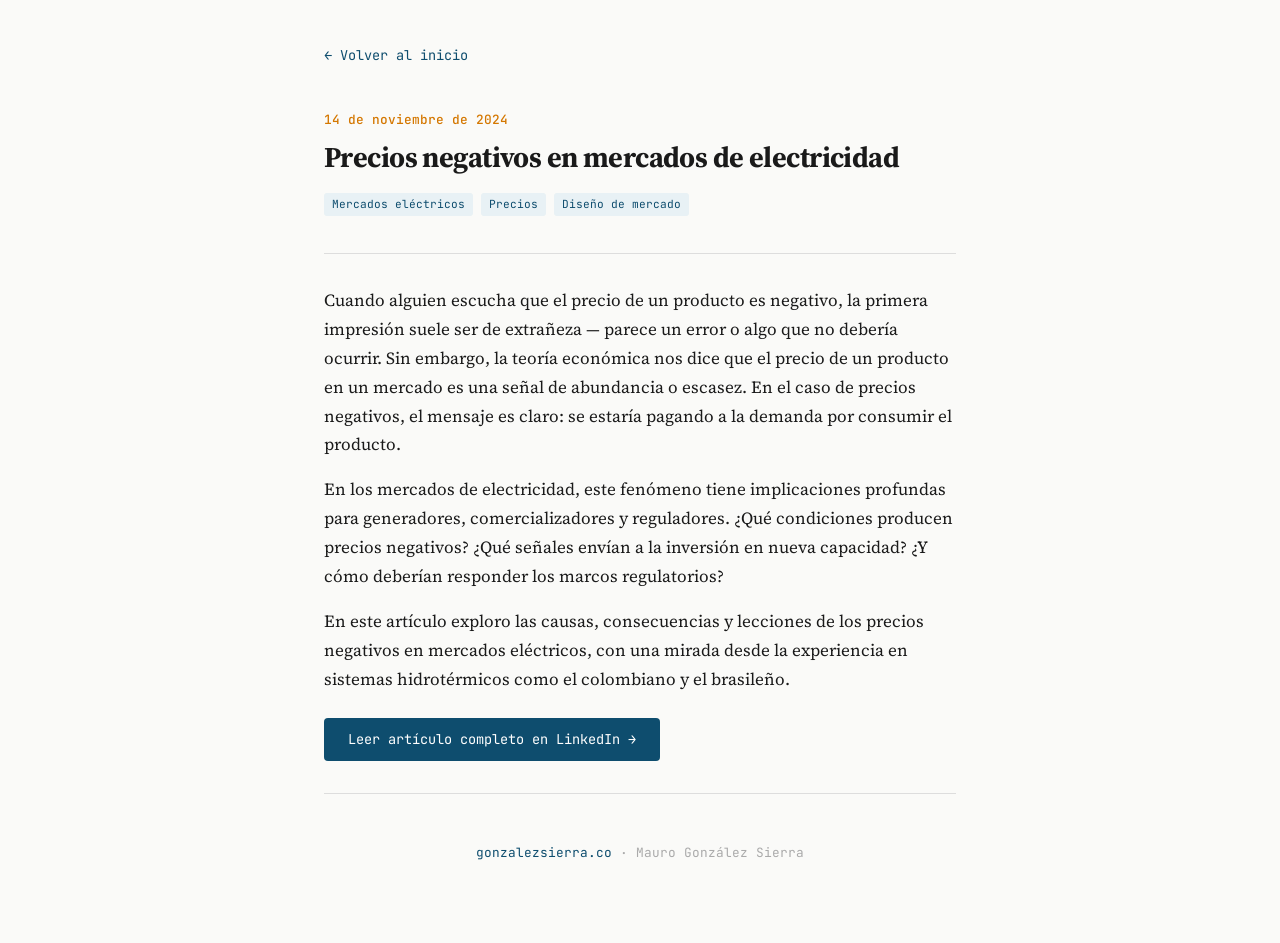
<file: estudios/precios-negativos.html>
<!DOCTYPE html>
<html lang="es">
<head>
    <meta charset="UTF-8">
    <meta name="viewport" content="width=device-width, initial-scale=1.0">
    <title>Precios negativos en mercados de electricidad — Mauro González Sierra</title>
    <meta name="description" content="¿Qué significa un precio negativo en un mercado eléctrico? Análisis de las señales económicas detrás de este fenómeno y sus implicaciones para generadores y comercializadores.">
    <style>
        @import url('https://fonts.googleapis.com/css2?family=Source+Serif+4:ital,opsz,wght@0,8..60,300;0,8..60,400;0,8..60,600;0,8..60,700;1,8..60,400&family=JetBrains+Mono:wght@400;500&display=swap');

        :root {
            --bg: #fafaf8;
            --text: #1a1a1a;
            --text-secondary: #555;
            --accent: #0e4d6e;
            --accent-light: #e8f1f5;
            --border: #ddd;
            --warm: #d47700;
        }

        * { margin: 0; padding: 0; box-sizing: border-box; }

        body {
            font-family: 'Source Serif 4', Georgia, serif;
            font-size: 17px;
            line-height: 1.7;
            color: var(--text);
            background: var(--bg);
            -webkit-font-smoothing: antialiased;
        }

        .container {
            max-width: 680px;
            margin: 0 auto;
            padding: 40px 24px 80px;
        }

        /* NAV */
        .nav {
            margin-bottom: 40px;
        }

        .nav a {
            font-family: 'JetBrains Mono', monospace;
            font-size: 0.85rem;
            color: var(--accent);
            text-decoration: none;
        }

        .nav a:hover {
            text-decoration: underline;
        }

        /* ARTICLE HEADER */
        .article-header {
            margin-bottom: 36px;
        }

        .article-date {
            font-family: 'JetBrains Mono', monospace;
            font-size: 0.8rem;
            color: var(--warm);
            font-weight: 500;
            display: block;
            margin-bottom: 8px;
        }

        h1 {
            font-size: 1.8rem;
            font-weight: 700;
            letter-spacing: -0.02em;
            line-height: 1.3;
            margin-bottom: 12px;
        }

        .article-tags {
            margin-top: 8px;
        }

        .tag {
            display: inline-block;
            font-family: 'JetBrains Mono', monospace;
            font-size: 0.7rem;
            color: var(--accent);
            background: var(--accent-light);
            padding: 2px 8px;
            border-radius: 3px;
            margin-right: 4px;
        }

        hr {
            border: none;
            border-top: 1px solid var(--border);
            margin: 32px 0;
        }

        /* ARTICLE BODY */
        .article-body p {
            margin-bottom: 16px;
        }

        .article-body h2 {
            font-size: 1.2rem;
            font-weight: 600;
            margin-top: 32px;
            margin-bottom: 12px;
            color: var(--text);
        }

        .article-body ul, .article-body ol {
            margin-bottom: 16px;
            padding-left: 24px;
        }

        .article-body li {
            margin-bottom: 6px;
        }

        .article-body blockquote {
            border-left: 3px solid var(--accent);
            padding: 12px 20px;
            margin: 20px 0;
            background: var(--accent-light);
            font-style: italic;
            color: var(--text-secondary);
        }

        /* CTA */
        .read-full {
            display: inline-block;
            margin-top: 8px;
            padding: 10px 24px;
            background: var(--accent);
            color: #fff;
            text-decoration: none;
            border-radius: 4px;
            font-family: 'JetBrains Mono', monospace;
            font-size: 0.85rem;
            transition: opacity 0.2s;
        }

        .read-full:hover {
            opacity: 0.85;
        }

        /* FOOTER */
        .footer {
            text-align: center;
            font-size: 0.8rem;
            color: #aaa;
            font-family: 'JetBrains Mono', monospace;
            margin-top: 48px;
        }

        .footer a {
            color: var(--accent);
            text-decoration: none;
        }

        @media (max-width: 500px) {
            .container { padding: 30px 18px 60px; }
            h1 { font-size: 1.4rem; }
        }
    </style>
</head>
<body>
    <div class="container">

        <nav class="nav">
            <a href="../index.html">← Volver al inicio</a>
        </nav>

        <article>
            <div class="article-header">
                <span class="article-date">14 de noviembre de 2024</span>
                <h1>Precios negativos en mercados de electricidad</h1>
                <div class="article-tags">
                    <span class="tag">Mercados eléctricos</span>
                    <span class="tag">Precios</span>
                    <span class="tag">Diseño de mercado</span>
                </div>
            </div>

            <hr>

            <div class="article-body">
                <p>
                    Cuando alguien escucha que el precio de un producto es negativo, la primera impresión suele ser de extrañeza — parece un error o algo que no debería ocurrir. Sin embargo, la teoría económica nos dice que el precio de un producto en un mercado es una señal de abundancia o escasez. En el caso de precios negativos, el mensaje es claro: se estaría pagando a la demanda por consumir el producto.
                </p>

                <p>
                    En los mercados de electricidad, este fenómeno tiene implicaciones profundas para generadores, comercializadores y reguladores. ¿Qué condiciones producen precios negativos? ¿Qué señales envían a la inversión en nueva capacidad? ¿Y cómo deberían responder los marcos regulatorios?
                </p>

                <p>
                    En este artículo exploro las causas, consecuencias y lecciones de los precios negativos en mercados eléctricos, con una mirada desde la experiencia en sistemas hidrotérmicos como el colombiano y el brasileño.
                </p>

                <a class="read-full" href="https://www.linkedin.com/pulse/precios-negativos-en-mercados-de-electricidad-mauro-gonzalez-sierra-56kle/" target="_blank">Leer artículo completo en LinkedIn →</a>
            </div>
        </article>

        <hr>

        <p class="footer">
            <a href="../index.html">gonzalezsierra.co</a> · Mauro González Sierra
        </p>

    </div>
</body>
</html>
</file>
